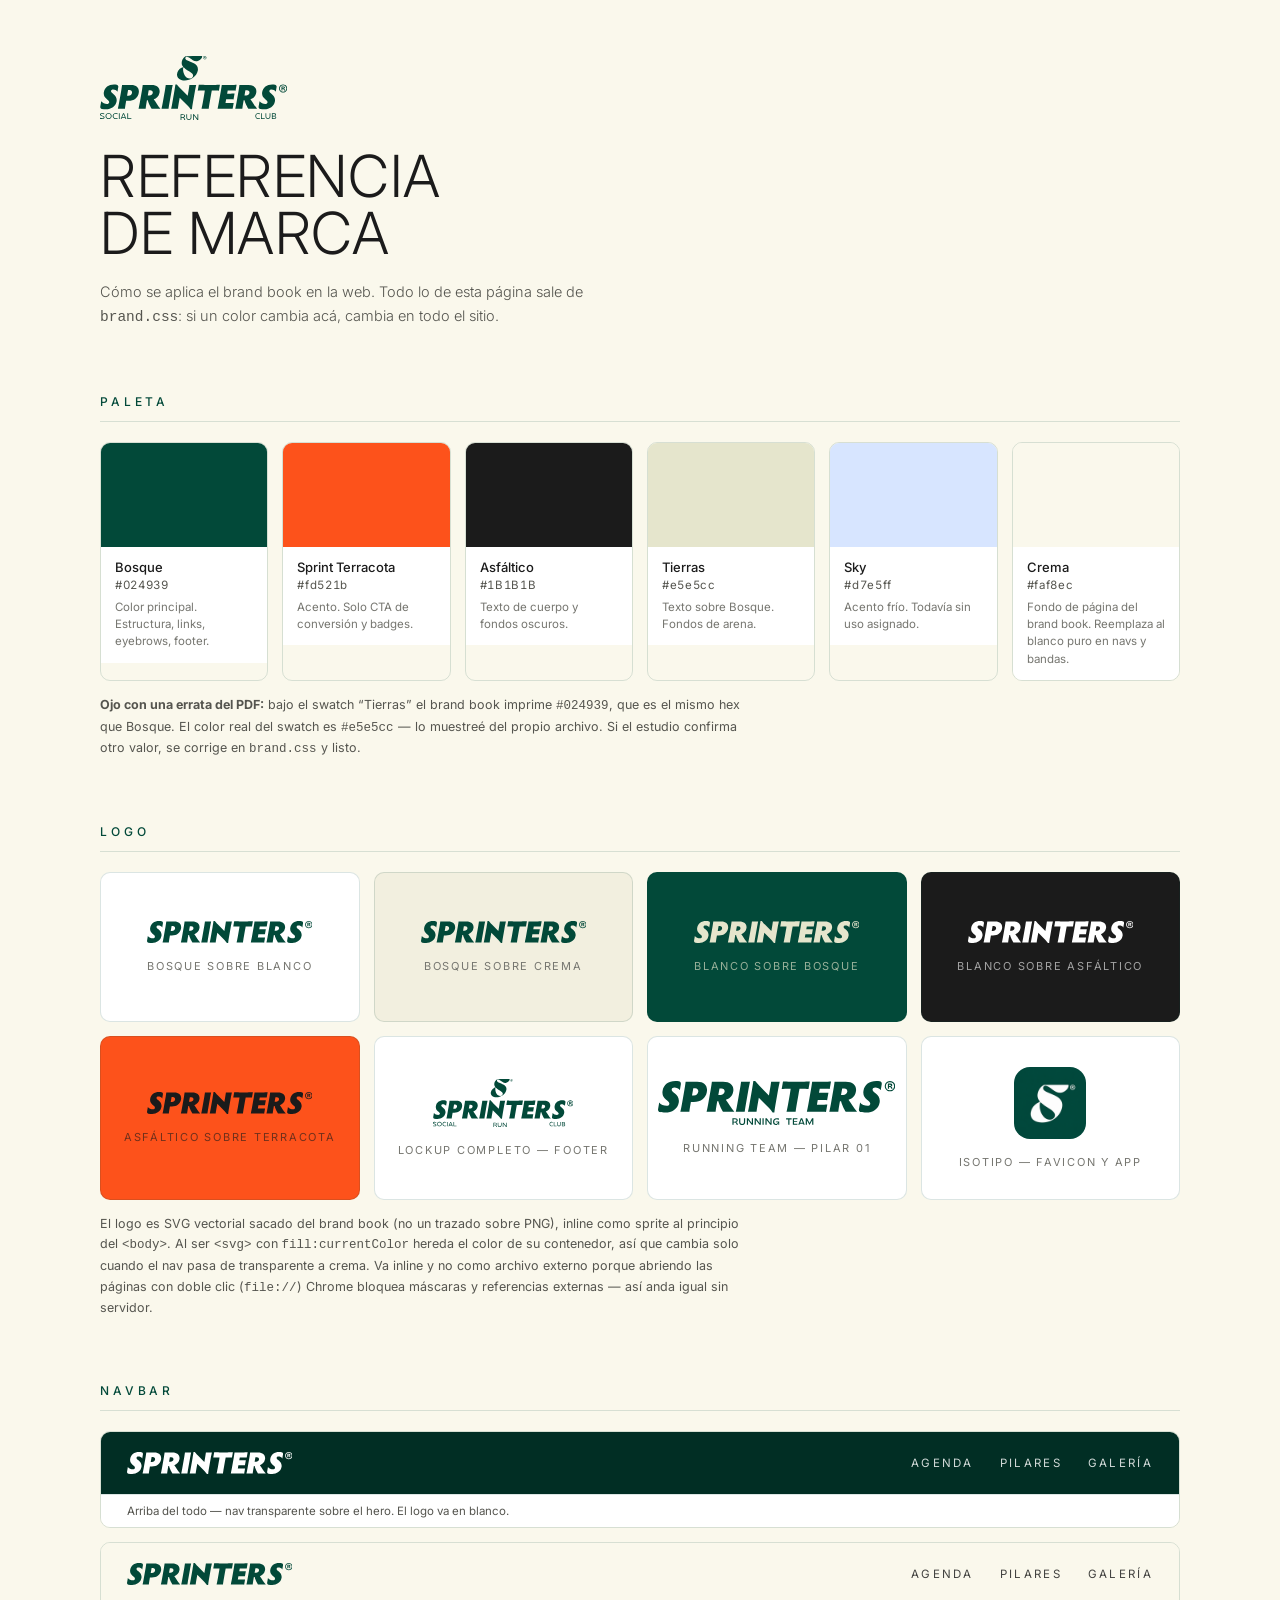
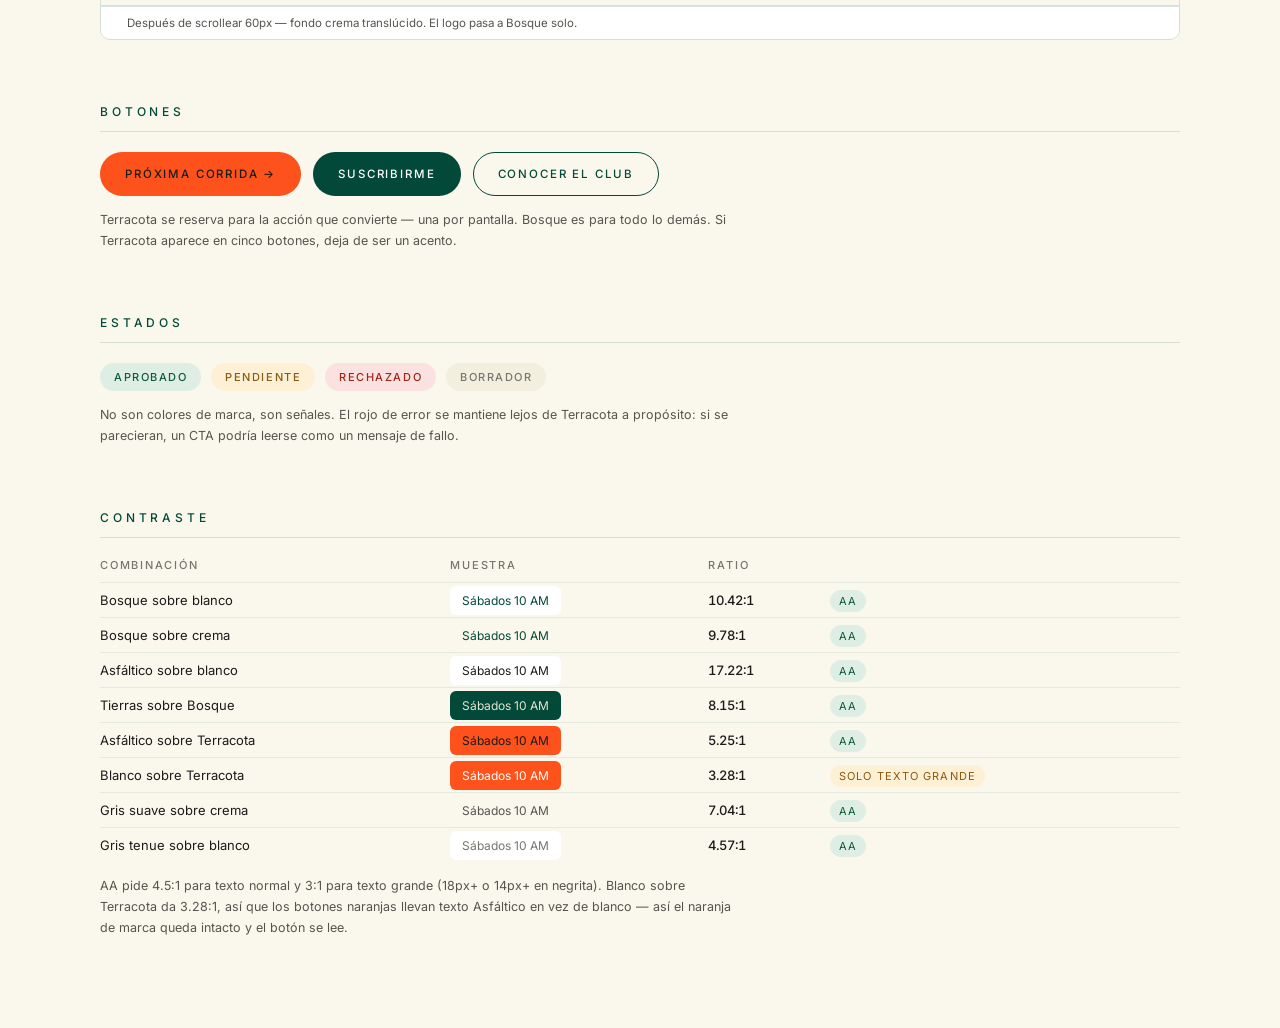
<file: brand-preview.html>
<!doctype html>
<html lang="es">
<head>
<meta charset="utf-8">
<meta name="viewport" content="width=device-width,initial-scale=1">
<title>Sprinters · Referencia de marca</title>
<link rel="preconnect" href="https://fonts.googleapis.com">
<link rel="preconnect" href="https://fonts.gstatic.com" crossorigin>
<link href="https://fonts.googleapis.com/css2?family=Inter:ital,wght@0,300..900;1,300..900&display=swap" rel="stylesheet">
<link rel="stylesheet" href="brand.css">
<link rel="icon" href="images/brand/favicon.ico" sizes="32x32">
<meta name="theme-color" content="#024939">
<style>
  *{box-sizing:border-box;margin:0;padding:0}
  body{font-family:'Inter',sans-serif;background:var(--crema);color:var(--asfaltico);-webkit-font-smoothing:antialiased;padding:56px clamp(20px,5vw,64px) 96px}
  .wrap{max-width:1080px;margin:0 auto}
  h1{font-weight:300;text-transform:uppercase;font-size:clamp(34px,5vw,58px);line-height:.98;letter-spacing:.01em}
  h2{font-size:12px;letter-spacing:.32em;text-transform:uppercase;font-weight:500;color:var(--bosque);margin:64px 0 20px;padding-bottom:12px;border-bottom:1px solid var(--line)}
  p.lede{max-width:560px;margin-top:18px;font-size:14.5px;line-height:1.7;color:var(--ink-soft);font-weight:300}
  .note{font-size:12.5px;line-height:1.65;color:var(--ink-soft);margin-top:14px;max-width:640px}

  .swatches{display:grid;grid-template-columns:repeat(auto-fit,minmax(150px,1fr));gap:14px}
  .sw{border-radius:10px;overflow:hidden;border:1px solid var(--line)}
  .sw .chip{height:104px}
  .sw .meta{padding:12px 14px;background:#fff}
  .sw .name{font-size:13px;font-weight:500}
  .sw .hex{font-size:11.5px;letter-spacing:.06em;color:var(--ink-soft);margin-top:3px;font-variant-numeric:tabular-nums}
  .sw .use{font-size:11.5px;line-height:1.5;color:var(--ink-muted);margin-top:7px}

  .navdemo{border-radius:10px;overflow:hidden;border:1px solid var(--line);margin-bottom:14px}
  .navdemo .bar{display:flex;align-items:center;justify-content:space-between;padding:20px 26px}
  .navdemo .links{display:flex;gap:26px;font-size:11.5px;letter-spacing:.2em;text-transform:uppercase;opacity:.82}
  .navdemo .caption{font-size:11.5px;padding:9px 26px;background:#fff;color:var(--ink-soft);border-top:1px solid var(--line)}
  .bar.dark{background:var(--bosque);color:#fff}
  .bar.light{background:var(--crema);color:var(--asfaltico);border-bottom:1px solid var(--line)}
  .bar.photo{background:var(--bosque-900);color:#fff}

  .btns{display:flex;gap:12px;flex-wrap:wrap;align-items:center}
  .btn{display:inline-flex;align-items:center;gap:9px;padding:14px 24px;border-radius:999px;font-size:11.5px;letter-spacing:.16em;text-transform:uppercase;font-weight:500;border:1px solid transparent;cursor:pointer;font-family:inherit}
  .btn.primary{background:var(--terracota);color:var(--on-accent)}
  .btn.secondary{background:var(--bosque);color:#fff}
  .btn.ghost{background:transparent;color:var(--bosque);border-color:var(--bosque)}

  .pills{display:flex;gap:10px;flex-wrap:wrap}
  .pill{font-size:11px;letter-spacing:.14em;text-transform:uppercase;font-weight:500;padding:7px 14px;border-radius:999px}

  .contrast{width:100%;border-collapse:collapse;font-size:13px}
  .contrast th{text-align:left;font-size:11px;letter-spacing:.16em;text-transform:uppercase;color:var(--ink-muted);font-weight:500;padding:0 12px 10px 0}
  .contrast td{padding:9px 12px 9px 0;border-top:1px solid var(--line-soft);vertical-align:middle}
  .contrast .ratio{font-variant-numeric:tabular-nums;font-weight:500}
  .verdict{font-size:11px;letter-spacing:.1em;text-transform:uppercase;padding:4px 9px;border-radius:999px;white-space:nowrap}
  .pass{background:var(--ok-bg);color:var(--ok-fg)}
  .large{background:var(--pending-bg);color:var(--pending-fg)}
  .sample{padding:7px 12px;border-radius:6px;font-size:12px;white-space:nowrap}

  .logos{display:grid;grid-template-columns:repeat(auto-fit,minmax(230px,1fr));gap:14px}
  .logobox{border:1px solid var(--line);border-radius:10px;padding:30px 22px;display:flex;flex-direction:column;align-items:center;justify-content:center;gap:16px;min-height:150px}
  .logobox .cap{font-size:11px;letter-spacing:.16em;text-transform:uppercase;color:var(--ink-muted)}
  .on-white{background:#fff}
  .on-cream{background:var(--crema-2)}
  .on-bosque{background:var(--bosque);color:var(--tierras)}
  .on-bosque .cap{color:rgba(229,229,204,.66)}
  .on-asfalto{background:var(--asfaltico);color:#fff}
  .on-asfalto .cap{color:rgba(255,255,255,.6)}
  .on-terracota{background:var(--terracota);color:var(--asfaltico)}
  .on-terracota .cap{color:rgba(27,27,27,.62)}
</style>
</head>
<body>
<!-- Sprite del logo. Va inline y no como <img> ni mask porque así el SVG
     hereda currentColor (el logo cambia de color con el nav) y porque
     abriendo los archivos con file:// Chrome bloquea las máscaras externas.
     Fuente: vectores del brand book, no un trazado sobre PNG. -->
<svg width="0" height="0" style="position:absolute" aria-hidden="true" focusable="false"><defs><symbol id="sl-wordmark" viewBox="0 0 1105.3 146.98"><path d="M63.66 38.92c.92-5.27 5.35-8.52 12.44-8.52 9.54 0 20.56 4.06 25.58 12.37l4.81-27.37c1.17-6.69-2.85-12.57-9.33-13.8C92.24.8 87.5 0 81.22 0 48.16 0 26.26 17.42 21.35 45.4c-7 39.93 34.48 43.79 31.44 61.23-.94 5.27-5.65 9.12-13.15 9.12-11.77 0-27.73-6.08-33.98-15.6l-5.44 31c-1.2 6.9 2.63 12.79 9.4 13.58a131 131 0 0 0 24.33 2.25c31.02 0 57.42-17.65 62.44-46.23 7.1-40.54-35.23-46.44-32.73-61.83m87.78 68.1 1.71-9.73h12.98c34.67 0 56.33-18.43 61.3-46.62 4.89-27.98-10.7-47.65-44.76-47.65h-53.94c-.43 6.09-2.95 22.71-5.41 36.71l-11.81 67.3c-2.42 13.78-5.73 30.4-7.46 36.7h41.98c.5-6.3 3-22.92 5.41-36.7m12.96-73.79h8.1c11.96 0 16.4 9.33 15.05 17.04-1.42 8.1-9.02 16.81-20.98 16.81h-8.1Zm109.34 73.59 2.23-12.77h3.25c.4 0 1 0 1.85-.2 3.02 15.2 17.2 41.77 22.48 49.87h52.1C339.8 126.7 329.7 105.61 316 87.77c16.3-5.06 30.43-16.2 34.35-38.52C355.04 22.5 339 3.02 303.1 3.02H251c-.44 6.09-2.96 22.71-5.42 36.71l-11.77 67.1c-2.46 13.98-5.77 30.6-7.5 36.9h41.98c.5-6.3 3.04-23.12 5.46-36.9m12.66-72.16h9.34c11.14 0 15.9 7.5 14.43 15.81-1.45 8.31-9.3 15-19.25 15H281Zm134.93 5.06c2.45-14 5.79-30.62 7.25-36.7h-41.57c-.64 6.08-3.16 22.7-5.62 36.7l-11.81 67.3c-2.42 13.78-5.73 30.4-7.25 36.7h41.56c.7-6.3 3.2-22.92 5.62-36.7Zm42.1 74.4 6.3-35.88 47.72 48.04c5.48 5.67 10.93 12.77 16.58 19.88h8.13a405 405 0 0 1 4.6-33.25l12.83-73.19c1.96-11.15 5.65-27.58 7.67-36.7h-40.15a996 996 0 0 1-5.62 36.7l-4.8 27.35-44.24-44.79c-5.42-5.06-10.52-10.54-19.9-21.9h-8.31c-1.5 10.94-4.17 28.38-6.33 40.76l-12.78 72.77a545 545 0 0 1-6.04 29.81h39.94c.6-5.69 2.52-18.85 4.4-29.6M669.84 3.02h-50.66c-14 0-30.77-.4-36.77-.79l-6.13 34.85c6.17-.4 23.1-1 37.1-1h4.65c-.91 7.5-2.48 17.63-4 26.36l-7.83 44.58c-2.46 14-5.96 30.42-7.46 36.71h42.56c.5-6.3 2.98-22.7 5.44-36.7l7.83-44.6c1.52-8.72 3.27-18.66 4.82-26.35h4.66c14.19 0 31.13.6 37.32 1l6.12-34.85c-6.35.4-23.46.8-37.65.8m94.58 33.05c13.98 0 29.36.2 35.52.82l6.16-35.1c-6.33.42-21.9 1.21-35.87 1.21H718.3c-.65 6.09-3.1 22.31-5.58 36.5l-11.86 67.5c-1.6 9.13-4.83 25.36-7.25 36.71h53.52c14.21 0 29.54.4 35.54.81l6.13-34.87c-6.15.4-21.63.81-35.83.81H740.4l3.92-22.3h8.31c14 0 29.1.4 35.3 1l6.12-34.87c-6.36.42-21.63.82-35.63.82h-8.3l3.35-19.05Zm81.04 70.75 2.23-12.77h3.25c.4 0 1 0 1.85-.2 3.02 15.2 17.21 41.77 22.48 49.87h52.1c-15.85-17.04-25.95-38.12-39.66-55.96 16.31-5.06 30.44-16.2 34.35-38.52 4.7-26.75-11.35-46.23-47.25-46.23h-52.1c-.44 6.09-2.96 22.71-5.42 36.71l-11.77 67.1c-2.46 13.98-5.77 30.6-7.5 36.9H840c.5-6.3 3.04-23.12 5.46-36.9m12.67-72.16h9.33c11.14 0 15.9 7.5 14.44 15.81s-9.32 15-19.25 15h-9.94Zm141.57 4.25c.92-5.27 5.36-8.52 12.44-8.52 9.54 0 20.56 4.06 25.59 12.37l4.8-27.37c1.17-6.69-2.85-12.57-9.33-13.8-4.91-.8-9.66-1.6-15.93-1.6-33.07 0-54.96 17.42-59.88 45.4-7 39.93 34.48 43.79 31.44 61.23-.94 5.27-5.65 9.12-13.15 9.12-11.77 0-27.73-6.08-33.98-15.6l-5.43 31c-1.21 6.9 2.62 12.79 9.4 13.58a131 131 0 0 0 24.33 2.25c31.02 0 57.41-17.65 62.43-46.23 7.1-40.54-35.23-46.44-32.73-61.83m81.22 8.91q-6.96 0-12.48-3.1a22.6 22.6 0 0 1-8.64-8.58 24 24 0 0 1-3.1-12.2q-.01-6.7 3.1-12.16a22.4 22.4 0 0 1 8.64-8.58 25 25 0 0 1 12.48-3.1q6.98 0 12.5 3.1a23 23 0 0 1 8.69 8.58 23.7 23.7 0 0 1 3.19 12.17q0 6.71-3.19 12.19a23 23 0 0 1-8.69 8.58 25 25 0 0 1-12.5 3.1m0-4.98q8.46 0 13.8-5.27 5.34-5.28 5.35-13.62 0-8.31-5.36-13.58-5.33-5.3-13.79-5.3-8.43 0-13.79 5.3-5.33 5.27-5.33 13.58 0 8.34 5.33 13.62 5.36 5.28 13.8 5.27m-9.68-31.18h10.43q10.2 0 10.19 6.96a6 6 0 0 1-1.98 4.72 8 8 0 0 1-4.6 1.98v.13q2.12.12 3.23 1.12a7.5 7.5 0 0 1 1.87 2.73l2.6 6.09h-5.83l-1.75-4.36a5 5 0 0 0-1.94-2.54q-1.16-.69-3.9-.69h-2.72v7.59h-5.6Zm10.18 11.18q2.38 0 3.42-.75 1.05-.75 1.06-2.5 0-2.97-4.48-2.97h-4.58v6.22Zm0 0"/></symbol><symbol id="sl-lockup" viewBox="0 0 1106.89 378.36"><path d="M13.8 372.57q-4.12 0-7.35-.52a29 29 0 0 1-6.25-1.73v-4.67a33.5 33.5 0 0 0 13.57 2.6q4.26 0 6.12-1.01 1.86-1.04 1.86-3.44 0-2.2-1.9-3.77-1.87-1.56-6.48-3.15l-1.69-.58a60 60 0 0 1-6.14-2.38 12 12 0 0 1-3.94-2.91 6.8 6.8 0 0 1-1.6-4.65 7.5 7.5 0 0 1 3.16-6.44q3.2-2.28 9.06-2.29 2.98 0 6.09.48a68 68 0 0 1 6.87 1.48v4.67a60 60 0 0 0-7-1.75 34 34 0 0 0-6.06-.56q-3.37 0-5.25 1.18a3.7 3.7 0 0 0-1.85 3.3q0 1.47 1.14 2.56a10 10 0 0 0 2.9 1.87q1.76.8 4.79 1.84l1 .4q6.45 2.28 9.2 4.74a7.7 7.7 0 0 1 2.78 5.96 7.2 7.2 0 0 1-1.6 4.67 10 10 0 0 1-4.55 3.04q-2.95 1.05-6.87 1.06m36.96 0q-5.17 0-9.3-2.17a16 16 0 0 1-6.47-6.14 17.6 17.6 0 0 1-2.36-9.15q0-5.19 2.36-9.14a16.3 16.3 0 0 1 6.48-6.15 19.5 19.5 0 0 1 9.29-2.19q5.16 0 9.25 2.19a16.3 16.3 0 0 1 6.46 6.15 17.4 17.4 0 0 1 2.37 9.14q0 5.17-2.37 9.15a16.3 16.3 0 0 1-6.46 6.14 19.4 19.4 0 0 1-9.25 2.17m0-4.31q3.87 0 6.83-1.54a11 11 0 0 0 4.58-4.5 14.5 14.5 0 0 0 1.65-7.1q0-4.15-1.65-7.11a11 11 0 0 0-4.58-4.52 14.6 14.6 0 0 0-6.83-1.54q-3.88 0-6.84 1.54a11 11 0 0 0-4.6 4.52 14.6 14.6 0 0 0-1.62 7.1q0 4.13 1.62 7.1a11 11 0 0 0 4.6 4.5 14.5 14.5 0 0 0 6.84 1.55m42.53 4.31q-5.18 0-9.32-2.17a16.5 16.5 0 0 1-6.54-6.14 17.5 17.5 0 0 1-2.37-9.15q0-5.19 2.37-9.14a16.5 16.5 0 0 1 6.54-6.15 19.6 19.6 0 0 1 9.32-2.19q2.32 0 5.04.38 2.7.36 5.29 1.02v4.64a40 40 0 0 0-5.33-1.27q-2.75-.45-5-.45-3.88 0-6.86 1.54A11 11 0 0 0 81.8 348a14 14 0 0 0-1.67 7.1q0 4.13 1.62 7.1a11 11 0 0 0 4.63 4.5 15 15 0 0 0 6.85 1.55q2.4 0 5.2-.44t5.6-1.25v4.67q-2.25.62-5.25.98-3 .35-5.48.35m18.23-34.26h4.85v33.6h-4.85Zm24.74 0h5.6l13.85 33.6h-5.06l-2.52-6.29H129.7l-2.58 6.3h-4.96Zm10.12 23-7.4-18.33-7.54 18.33Zm15.11-23h4.86v29.3h19.08v4.3h-23.93Zm314.94 5.79h11.9q7.58 0 11.1 2.62 3.54 2.6 3.54 7.84a7.5 7.5 0 0 1-1.4 4.46 10 10 0 0 1-3.6 3.06 12 12 0 0 1-4.45 1.31v.1q2.78.3 4.25 1.59a12 12 0 0 1 2.66 3.9l4.17 8.72h-5.56l-3.13-7.4a8 8 0 0 0-3-3.68 9.4 9.4 0 0 0-4.96-1.17h-6.83v12.25h-4.69Zm11.23 17.14q5.56.01 8-1.54 2.46-1.53 2.46-5.04 0-2.3-.96-3.67a5.6 5.6 0 0 0-3.14-2.02 22 22 0 0 0-5.88-.64h-7.02v12.91Zm37.77 17.13q-7.11 0-11.1-3.96-4-3.95-4-10.92v-19.4h4.68v19.4q0 5.05 2.7 7.82 2.74 2.75 7.72 2.75 5 0 7.7-2.75 2.7-2.77 2.71-7.82v-19.4h4.71v19.4q0 6.97-4.02 10.92-4 3.96-11.1 3.96m24.49-34.27h5.52l20.77 27.12h.1l-.1-8.54V344.1h4.71v33.6h-5.52l-20.8-27.12h-.08l.09 8.54v18.58h-4.69Zm385.2 28.48q-4.75 0-8.56-2.17a16 16 0 0 1-6.02-6.14 19 19 0 0 1-2.19-9.15q0-5.19 2.19-9.14a16 16 0 0 1 6.02-6.15 17 17 0 0 1 8.56-2.19q2.14 0 4.63.38 2.5.36 4.9 1.02v4.64q-2.4-.8-4.93-1.27-2.5-.45-4.6-.45-3.56 0-6.31 1.54a10.7 10.7 0 0 0-4.27 4.52 15.4 15.4 0 0 0-1.52 7.1q0 4.13 1.5 7.1a10.5 10.5 0 0 0 4.25 4.5 12.7 12.7 0 0 0 6.3 1.55q2.2 0 4.78-.44t5.15-1.25v4.67q-2.07.62-4.84.98-2.75.35-5.04.35m16.79-34.27h4.48v29.3h17.54v4.3h-22.02Zm40.99 34.27q-6.75 0-10.58-3.96-3.82-3.95-3.82-10.91v-19.4H983v19.4q0 5.04 2.59 7.8t7.33 2.76q4.77 0 7.33-2.75 2.59-2.77 2.59-7.81v-19.4h4.48v19.4q0 6.96-3.82 10.91t-10.58 3.96m23.32-34.27h12.92q5.85 0 8.79 2.1 2.96 2.1 2.96 6.21 0 3.4-1.96 5.52-1.96 2.1-5.48 2.44v.1q3.97.3 6.17 2.5 2.19 2.22 2.19 5.9 0 4.38-3.13 6.6-3.12 2.24-9.31 2.23h-13.15Zm12.52 14.54q3.6 0 5.54-1.44a4.8 4.8 0 0 0 1.96-4.08q0-2.43-1.77-3.56-1.74-1.13-5.6-1.13h-8.17v10.21Zm.04 14.75q4.49 0 6.42-1.25 1.94-1.25 1.94-4.08t-1.92-4q-1.92-1.2-6.48-1.19h-8.04v10.52ZM65.25 206.86c.92-5.27 5.35-8.52 12.44-8.52 9.54 0 20.56 4.06 25.58 12.37l4.81-27.37c1.17-6.69-2.85-12.57-9.33-13.8-4.92-.8-9.67-1.6-15.94-1.6-33.06 0-54.96 17.42-59.87 45.4-7 39.93 34.48 43.79 31.44 61.23-.94 5.27-5.65 9.12-13.15 9.12-11.77 0-27.73-6.08-33.98-15.6l-5.44 31c-1.2 6.9 2.63 12.79 9.4 13.58a131 131 0 0 0 24.33 2.25c31.02 0 57.42-17.65 62.44-46.23 7.1-40.54-35.23-46.44-32.73-61.83m87.78 68.1 1.71-9.73h12.98c34.67 0 56.33-18.43 61.3-46.62 4.89-27.98-10.7-47.65-44.76-47.65h-53.94c-.43 6.09-2.95 22.71-5.41 36.71l-11.81 67.3c-2.42 13.78-5.73 30.4-7.46 36.7h41.98c.5-6.3 3-22.92 5.41-36.7m12.97-73.8h8.1c11.96 0 16.4 9.33 15.05 17.04-1.42 8.1-9.02 16.81-20.98 16.81h-8.1Zm109.33 73.6 2.23-12.77h3.25c.4 0 1 0 1.85-.2 3.02 15.2 17.2 41.77 22.48 49.87h52.1c-15.85-17.04-25.96-38.12-39.66-55.96 16.3-5.06 30.43-16.2 34.35-38.52 4.69-26.75-11.35-46.23-47.25-46.23h-52.1c-.44 6.09-2.96 22.71-5.42 36.71l-11.77 67.1c-2.46 13.98-5.77 30.6-7.5 36.9h41.98c.5-6.3 3.04-23.12 5.46-36.9m12.66-72.16h9.34c11.14 0 15.9 7.5 14.43 15.81-1.45 8.31-9.3 15-19.25 15h-9.93Zm134.94 5.06c2.45-14 5.79-30.62 7.25-36.7H388.6c-.64 6.08-3.16 22.7-5.62 36.7l-11.81 67.3c-2.42 13.78-5.73 30.4-7.25 36.7h41.56c.7-6.3 3.2-22.92 5.62-36.7Zm42.1 74.4 6.3-35.88 47.72 48.04c5.48 5.67 10.93 12.77 16.58 19.88h8.13a405 405 0 0 1 4.6-33.25l12.83-73.19c1.96-11.15 5.65-27.58 7.67-36.7h-40.15a996 996 0 0 1-5.62 36.7l-4.8 27.35-44.24-44.79c-5.42-5.06-10.52-10.54-19.9-21.9h-8.31c-1.5 10.94-4.17 28.38-6.33 40.76l-12.78 72.77a545 545 0 0 1-6.04 29.81h39.94c.6-5.69 2.52-18.85 4.4-29.6m206.4-111.11h-50.66c-14 0-30.77-.4-36.77-.79l-6.13 34.85c6.17-.4 23.1-1 37.1-1h4.65c-.91 7.5-2.48 17.63-4 26.36l-7.83 44.58c-2.46 14-5.96 30.42-7.46 36.71h42.56c.5-6.3 2.98-22.7 5.44-36.7l7.83-44.6c1.52-8.72 3.27-18.66 4.82-26.35h4.66c14.19 0 31.13.6 37.32 1l6.12-34.85c-6.35.4-23.46.8-37.65.8m94.58 33.05c13.98 0 29.36.2 35.52.82l6.15-35.09c-6.33.42-21.9 1.21-35.87 1.21h-51.92c-.65 6.09-3.1 22.31-5.58 36.5l-11.86 67.5c-1.6 9.13-4.83 25.36-7.25 36.71h53.52c14.21 0 29.54.4 35.54.81l6.13-34.87c-6.15.4-21.63.81-35.83.81h-12.57l3.92-22.3h8.31c14 0 29.1.4 35.3 1l6.12-34.87c-6.36.42-21.63.82-35.63.82h-8.3l3.35-19.05Zm81.04 70.75 2.23-12.77h3.25c.4 0 1 0 1.85-.2 3.02 15.2 17.21 41.77 22.48 49.87h52.1c-15.85-17.04-25.95-38.12-39.66-55.96 16.31-5.06 30.44-16.2 34.35-38.52 4.7-26.75-11.35-46.23-47.25-46.23h-52.1c-.44 6.09-2.96 22.71-5.42 36.71l-11.77 67.1c-2.46 13.98-5.77 30.6-7.5 36.9h41.98c.5-6.3 3.04-23.12 5.46-36.9m12.67-72.16h9.33c11.14 0 15.9 7.5 14.44 15.81s-9.32 15-19.25 15h-9.94Zm141.58 4.25c.91-5.27 5.35-8.52 12.43-8.52 9.54 0 20.56 4.06 25.59 12.37l4.8-27.37c1.17-6.69-2.85-12.57-9.33-13.8-4.91-.8-9.66-1.6-15.93-1.6-33.07 0-54.96 17.42-59.88 45.4-7 39.93 34.48 43.79 31.44 61.23-.94 5.27-5.65 9.12-13.15 9.12-11.77 0-27.73-6.08-33.98-15.6l-5.43 31c-1.21 6.9 2.62 12.79 9.4 13.58a131 131 0 0 0 24.33 2.25c31.02 0 57.41-17.65 62.43-46.23 7.1-40.54-35.23-46.44-32.73-61.83m81.22 8.91q-6.96 0-12.48-3.1a22.6 22.6 0 0 1-8.64-8.58 24 24 0 0 1-3.1-12.2q-.01-6.7 3.1-12.16a22.4 22.4 0 0 1 8.64-8.58 25 25 0 0 1 12.48-3.1q6.98 0 12.5 3.1a23 23 0 0 1 8.69 8.58 23.7 23.7 0 0 1 3.19 12.17q0 6.71-3.19 12.19a23 23 0 0 1-8.69 8.58 25 25 0 0 1-12.5 3.1m0-4.98q8.46 0 13.8-5.27 5.34-5.28 5.35-13.62 0-8.31-5.36-13.58-5.33-5.3-13.79-5.3-8.43 0-13.79 5.3-5.34 5.27-5.33 13.58 0 8.34 5.33 13.62 5.36 5.28 13.8 5.27m-9.68-31.18h10.43q10.2 0 10.19 6.96a6 6 0 0 1-1.98 4.72 8 8 0 0 1-4.6 1.98v.13q2.12.13 3.23 1.12a7.5 7.5 0 0 1 1.87 2.73l2.6 6.09h-5.83l-1.75-4.36a5 5 0 0 0-1.94-2.54q-1.16-.69-3.9-.69h-2.72v7.59h-5.6Zm10.18 11.18q2.38 0 3.42-.75 1.05-.75 1.06-2.5 0-2.97-4.48-2.97h-4.58v6.22ZM493.7 67.17c-1.3.38-2.3 8.2-2.38 9.7-1.39 22.22 13.08 56.48 39.13 56.48 14.73 0 26.7-14.79 15.92-27.7-10.38-12.42-28.35-19.09-40.96-29.24-3.12-2.5-5.9-5.5-9.16-7.84-.62-.45-1.83-1.61-2.55-1.4M584.67.12c6.1-.06 12.21-.28 18.3.07 3.1 1.38-.34 9.92-1.48 12.1-4.85 9.23-17.18 17.35-27.47 18.63-17.84 2.21-30.14-10.47-43.75-19.26-5.58-3.61-20.15-12-24.66-3.38-5.13 9.8 4.75 15.37 12.11 19.02 27.01 13.41 68.3 19.27 60.37 59.96-8.07 41.48-58.89 66.1-97.82 54.2-38.57-11.8-28.02-55.7.85-71.39 1.66-.9 10.1-4.32 10.48-5.62.45-1.56-3.58-5.78-4.54-7.42-10.44-17.77-.23-42.85 16.05-53.42 5.11-3.32 5.47-2.4 11.27-2.64C537.58 0 561.4.33 584.67.12m32.77 2.77c-7.61 1.2-7.75 13.27.06 14.63 12.26 2.14 12.68-16.66-.06-14.63m-5.07.34c4.74-4.5 13.78-2.98 16.04 3.38 3 8.48-4.84 15.38-13.05 12.43-6.22-2.23-7.57-11.46-2.99-15.81"/><path d="M617.52 9.62c3.13.96 5.8-2.12 1.65-2.45-2.1-.17-1.65.67-1.65 2.45m3.55-4.33c1.98.32 3.36 2.24 2.29 4.14-.52.9-1.38.74-1.82 1.42 1.15-.25 2.65 3.86 2.47 4.02-3.15.75-2.24-1.6-3.41-2.62-.8-.7-2.1-.44-3.08-.47v3.1h-2.17v-9.6c1.76.2 4.05-.27 5.72 0"/></symbol><symbol id="sl-running" viewBox="0 0 815.84 151.34"><path d="M71.27 74.45C67.57 95.54 48 108.58 25.1 108.58c-7.39 0-12.66-.85-17.97-1.61-4.88-.7-7.86-4.98-6.97-10.04l4.02-22.92c4.7 6.96 16.49 11.5 25.12 11.5 5.6 0 8.98-2.86 9.68-6.81 2.23-12.74-28.34-15.62-23.15-45.2C19.44 12.9 35.65 0 60.06 0c4.57 0 8.15.63 11.7 1.24 4.89.83 7.8 5.16 6.91 10.25l-3.52 20.06c-3.79-6.07-11.9-9.11-18.87-9.11-5.3 0-8.47 2.41-9.16 6.38-1.99 11.36 29.4 15.62 24.15 45.63m45.78-24.85h5.91a15.5 15.5 0 0 0 15.53-12.45c.98-5.62-2.19-12.58-11.13-12.58h-5.92Zm-9.16 56.55H76.8c1.27-4.69 3.72-16.84 5.52-27.14l8.7-49.59c1.81-10.31 3.67-22.6 4-27.14h39.88c25.17 0 36.72 14.55 33.1 35.17-3.64 20.79-19.7 34.44-45.31 34.44h-9.55L111.9 79c-1.82 10.3-3.64 22.45-4.01 27.14m99.61-57.78h7.29c7.43 0 13.12-4.85 14.22-11.07 1.06-6.06-2.36-11.7-10.7-11.7h-6.8Zm-9.37 57.8h-31.08c1.27-4.7 3.75-16.99 5.56-27.31l8.67-49.43c1.81-10.31 3.66-22.6 4-27.14h38.5c26.54 0 38.42 14.38 34.96 34.12-2.9 16.52-13.45 24.72-25.47 28.51 10.15 13.04 17.56 28.66 29.3 41.24H224.2c-3.96-5.92-14.45-25.63-16.58-36.85-.62.16-1.09.16-1.38.16h-2.44l-1.65 9.4c-1.8 10.3-3.64 22.6-4.02 27.3M302.4 79.01a562 562 0 0 0-4.15 27.14h-30.77a599 599 0 0 0 5.35-27.14l8.7-49.59a572 572 0 0 0 4.17-27.14h30.78a591 591 0 0 0-5.37 27.14Zm36.54 27.14h-29.56a418 418 0 0 0 4.45-21.98l9.42-53.69c1.63-9.26 3.56-22 4.7-30.18h6.22c6.88 8.34 10.7 12.44 14.6 16.23l32.7 33.07L385 29.42a724 724 0 0 0 4.16-27.14h29.57a739 739 0 0 0-5.53 27.14l-9.47 53.98a378 378 0 0 0-3.55 24.57h-5.92c-4.22-5.31-8.17-10.47-12.28-14.7l-35.17-35.5-4.66 26.55a408 408 0 0 0-3.22 21.83M522.28 1.66l-4.53 25.8c-4.5-.3-17-.77-27.47-.77h-3.49a818 818 0 0 0-3.55 19.4l-5.78 32.92c-1.81 10.31-3.64 22.45-4 27.14h-31.4c1.13-4.7 3.72-16.83 5.54-27.14l5.77-32.91a377 377 0 0 0 2.94-19.4h-3.5c-10.3 0-22.81.43-27.4.76l4.51-25.8c4.5.3 16.87.62 27.19.62h37.45c10.46 0 23.1-.33 27.72-.62m34 25.04-2.47 14.1h6.07a502 502 0 0 0 26.35-.62l-4.51 25.64c-4.64-.31-15.8-.61-26.13-.61h-6.07l-2.87 16.38h9.25c10.46 0 21.88-.3 26.5-.62l-4.53 25.8c-4.5-.3-15.82-.62-26.29-.62h-39.56a998 998 0 0 0 5.36-27.14l8.73-49.76a566 566 0 0 0 4.13-26.97h38.36c10.3 0 21.79-.62 26.53-.92l-4.55 25.93c-4.6-.45-15.94-.6-26.25-.6Zm73.26 21.66h7.28c7.43 0 13.12-4.85 14.22-11.07 1.06-6.06-2.36-11.7-10.69-11.7h-6.82Zm-9.38 57.8h-31.08c1.28-4.7 3.74-16.99 5.56-27.31l8.67-49.43c1.81-10.31 3.67-22.6 4-27.14h38.5c26.55 0 38.42 14.38 34.96 34.12-2.9 16.52-13.45 24.72-25.47 28.51 10.15 13.04 17.57 28.66 29.3 41.24h-38.36c-3.97-5.92-14.46-25.63-16.58-36.85-.63.16-1.1.16-1.4.16h-2.43l-1.65 9.4c-1.8 10.3-3.65 22.6-4.02 27.3m142.07-31.71c-3.7 21.09-23.27 34.13-46.17 34.13-7.39 0-12.66-.85-17.97-1.61-4.88-.7-7.85-4.98-6.97-10.04l4.02-22.92c4.7 6.96 16.5 11.5 25.12 11.5 5.6 0 8.99-2.86 9.68-6.81 2.23-12.74-28.34-15.62-23.15-45.2C710.41 12.9 726.62 0 751.03 0c4.57 0 8.14.63 11.7 1.24 4.88.83 7.8 5.16 6.9 10.25l-3.51 20.06c-3.8-6.07-11.9-9.11-18.87-9.11-5.31 0-8.47 2.41-9.17 6.38-1.98 11.36 29.41 15.62 24.15 45.63m36-57.34q1.73 0 2.52-.55.77-.54.78-1.84 0-2.2-3.3-2.2h-3.4v4.6Zm-7.53-8.26h7.7q7.53 0 7.53 5.14a4.4 4.4 0 0 1-1.47 3.49 6 6 0 0 1-3.4 1.47v.08q1.57.1 2.39.83a6 6 0 0 1 1.38 2.02l1.92 4.5h-4.3l-1.3-3.22a3.6 3.6 0 0 0-1.4-1.88 6 6 0 0 0-2.9-.5h-2.02v5.6h-4.13Zm17.34 19.13q3.95-3.9 3.95-10.04 0-6.15-3.95-10.05-3.94-3.9-10.18-3.9t-10.19 3.9q-3.93 3.9-3.94 10.05t3.94 10.04q3.94 3.9 10.2 3.9 6.23 0 10.17-3.9m-19.4 5.27a16.5 16.5 0 0 1-6.38-6.32 18 18 0 0 1-2.29-9q0-4.96 2.3-8.98 2.28-4.04 6.37-6.33t9.22-2.3 9.21 2.3a17 17 0 0 1 6.43 6.33 17.6 17.6 0 0 1 2.34 8.99q0 4.95-2.34 8.99-2.35 4.04-6.43 6.32a18.5 18.5 0 0 1-9.2 2.3q-5.15 0-9.23-2.3m-340.6 98.86h-7.51v-3.67h19.14v3.67h-7.54v18.7h-4.1Zm-184.06 7.66H260v-7.8h4.22q3.25 0 4.6.88t1.34 2.92q0 2.14-1.45 3.07-1.46.93-4.74.93m7.03 2.69q-1.06-.9-3.07-1.1v-.06a8 8 0 0 0 3.07-.87 6.6 6.6 0 0 0 2.4-2.05 5 5 0 0 0 .92-3q0-3.41-2.33-5.14t-7.36-1.72h-8.72v22.37h4.1v-8.02h3.89q1.95 0 3.13.76 1.19.78 1.82 2.4l1.95 4.86h4.64l-2.63-5.84a7 7 0 0 0-1.81-2.6m24.65-1.15q0 3.05-1.65 4.7t-4.65 1.66-4.64-1.66q-1.62-1.65-1.63-4.7v-12.78H279v12.78q-.01 3.1 1.24 5.37a8.3 8.3 0 0 0 3.58 3.47q2.34 1.2 5.53 1.2 3.22 0 5.56-1.2a8.3 8.3 0 0 0 3.58-3.47q1.25-2.26 1.25-5.37v-12.78h-4.1Zm27.1-1.56.13 5.6h-.07l-12.68-16.82h-4.55v22.37h4.1v-11.21l-.13-5.6h.06l12.7 16.81h4.53v-22.37h-4.09Zm36.64 11.15h4.09v-22.37h-4.1Zm27.32-11.15.13 5.6h-.06l-12.69-16.82h-4.54v22.37h4.1v-11.21l-.14-5.6h.07l12.69 16.81h4.53v-22.37h-4.09Zm77.09 11.16h15.69v-3.46h-11.6v-6.1h10.76v-3.26h-10.77v-6.1h11.6v-3.46H463.8Zm29.78-18.8 4.25 11.44h-8.57Zm-2.37-3.58-8.76 22.37h4.13l1.44-3.93h11.06l1.44 3.93h4.15L496 128.52Zm38.59 0-8.51 16.08-8.53-16.08h-4.6l.02 22.37h4.1v-10.13l-.23-5.82h.07l9.07 16.4h.17l9.07-16.4h.07l-.23 5.82v10.13h4.1l.03-22.37Zm-180.16 11.22.13 5.6h-.06l-12.7-16.82h-4.53v22.37h4.1v-11.21l-.14-5.6h.07l12.69 16.81h4.54v-22.37h-4.1Zm67.28-.32h-11.56v2.33h7.24a8.5 8.5 0 0 1-1.7 3.77 6 6 0 0 1-4.91 2.14q-2.94 0-4.5-1.92-1.55-1.91-1.55-5.62 0-4.2 2.1-6.3 2.1-2.07 6.4-2.07 1.67 0 3.5.3 1.85.3 4.4 1.07v-3.84q-2.4-.66-4.25-.94a25 25 0 0 0-3.61-.27q-6.1 0-9.45 3.18t-3.34 9q0 3.39 1.14 5.88a9 9 0 0 0 3.23 3.85q2.1 1.36 4.94 1.36a8 8 0 0 0 5.62-2.06 9 9 0 0 0 2.65-5.67h.06l.33 7.28h3.26v-9.14h.01zm0 0"/></symbol></defs></svg>
<div class="wrap">

  <svg class="brand-logo brand-logo--lockup" role="img" aria-label="Sprinters — Social Run Club" style="color:var(--bosque);margin-bottom:28px"><use href="#sl-lockup"></use></svg>
  <h1>Referencia<br>de marca</h1>
  <p class="lede">Cómo se aplica el brand book en la web. Todo lo de esta página sale de <code>brand.css</code>: si un color cambia acá, cambia en todo el sitio.</p>

  <h2>Paleta</h2>
  <div class="swatches">
    <div class="sw"><div class="chip" style="background:var(--bosque)"></div><div class="meta"><div class="name">Bosque</div><div class="hex">#024939</div><div class="use">Color principal. Estructura, links, eyebrows, footer.</div></div></div>
    <div class="sw"><div class="chip" style="background:var(--terracota)"></div><div class="meta"><div class="name">Sprint Terracota</div><div class="hex">#fd521b</div><div class="use">Acento. Solo CTA de conversión y badges.</div></div></div>
    <div class="sw"><div class="chip" style="background:var(--asfaltico)"></div><div class="meta"><div class="name">Asfáltico</div><div class="hex">#1B1B1B</div><div class="use">Texto de cuerpo y fondos oscuros.</div></div></div>
    <div class="sw"><div class="chip" style="background:var(--tierras)"></div><div class="meta"><div class="name">Tierras</div><div class="hex">#e5e5cc</div><div class="use">Texto sobre Bosque. Fondos de arena.</div></div></div>
    <div class="sw"><div class="chip" style="background:var(--sky)"></div><div class="meta"><div class="name">Sky</div><div class="hex">#d7e5ff</div><div class="use">Acento frío. Todavía sin uso asignado.</div></div></div>
    <div class="sw"><div class="chip" style="background:var(--crema)"></div><div class="meta"><div class="name">Crema</div><div class="hex">#faf8ec</div><div class="use">Fondo de página del brand book. Reemplaza al blanco puro en navs y bandas.</div></div></div>
  </div>
  <p class="note"><strong>Ojo con una errata del PDF:</strong> bajo el swatch “Tierras” el brand book imprime <code>#024939</code>, que es el mismo hex que Bosque. El color real del swatch es <code>#e5e5cc</code> — lo muestreé del propio archivo. Si el estudio confirma otro valor, se corrige en <code>brand.css</code> y listo.</p>

  <h2>Logo</h2>
  <div class="logos">
    <div class="logobox on-white"><svg class="brand-logo brand-logo--wordmark" role="img" aria-label="Sprinters" style="color:var(--bosque)"><use href="#sl-wordmark"></use></svg><span class="cap">Bosque sobre blanco</span></div>
    <div class="logobox on-cream"><svg class="brand-logo brand-logo--wordmark" role="img" aria-label="Sprinters" style="color:var(--bosque)"><use href="#sl-wordmark"></use></svg><span class="cap">Bosque sobre crema</span></div>
    <div class="logobox on-bosque"><svg class="brand-logo brand-logo--wordmark" role="img" aria-label="Sprinters"><use href="#sl-wordmark"></use></svg><span class="cap">Blanco sobre Bosque</span></div>
    <div class="logobox on-asfalto"><svg class="brand-logo brand-logo--wordmark" role="img" aria-label="Sprinters"><use href="#sl-wordmark"></use></svg><span class="cap">Blanco sobre Asfáltico</span></div>
    <div class="logobox on-terracota"><svg class="brand-logo brand-logo--wordmark" role="img" aria-label="Sprinters"><use href="#sl-wordmark"></use></svg><span class="cap">Asfáltico sobre Terracota</span></div>
    <div class="logobox on-white"><svg class="brand-logo brand-logo--lockup" role="img" aria-label="Sprinters Social Run Club" style="color:var(--bosque);height:48px"><use href="#sl-lockup"></use></svg><span class="cap">Lockup completo — footer</span></div>
    <div class="logobox on-white"><svg class="brand-logo brand-logo--running" role="img" aria-label="Sprinters Running Team" style="color:var(--bosque);height:44px"><use href="#sl-running"></use></svg><span class="cap">Running Team — pilar 01</span></div>
    <div class="logobox on-white"><img src="images/brand/icon-180.png" alt="Isotipo Sprinters" width="72" height="72" style="border-radius:16px"><span class="cap">Isotipo — favicon y app</span></div>
  </div>
  <p class="note">El logo es SVG vectorial sacado del brand book (no un trazado sobre PNG), inline como sprite al principio del <code>&lt;body&gt;</code>. Al ser <code>&lt;svg&gt;</code> con <code>fill:currentColor</code> hereda el color de su contenedor, así que cambia solo cuando el nav pasa de transparente a crema. Va inline y no como archivo externo porque abriendo las páginas con doble clic (<code>file://</code>) Chrome bloquea máscaras y referencias externas — así anda igual sin servidor.</p>

  <h2>Navbar</h2>
  <div class="navdemo">
    <div class="bar photo"><svg class="brand-logo brand-logo--wordmark" role="img" aria-label="Sprinters"><use href="#sl-wordmark"></use></svg><span class="links"><span>Agenda</span><span>Pilares</span><span>Galería</span></span></div>
    <div class="caption">Arriba del todo — nav transparente sobre el hero. El logo va en blanco.</div>
  </div>
  <div class="navdemo">
    <div class="bar light"><svg class="brand-logo brand-logo--wordmark" role="img" aria-label="Sprinters" style="color:var(--bosque)"><use href="#sl-wordmark"></use></svg><span class="links"><span>Agenda</span><span>Pilares</span><span>Galería</span></span></div>
    <div class="caption">Después de scrollear 60px — fondo crema translúcido. El logo pasa a Bosque solo.</div>
  </div>

  <h2>Botones</h2>
  <div class="btns">
    <button class="btn primary">Próxima corrida →</button>
    <button class="btn secondary">Suscribirme</button>
    <button class="btn ghost">Conocer el club</button>
  </div>
  <p class="note">Terracota se reserva para la acción que convierte — una por pantalla. Bosque es para todo lo demás. Si Terracota aparece en cinco botones, deja de ser un acento.</p>

  <h2>Estados</h2>
  <div class="pills">
    <span class="pill" style="background:var(--ok-bg);color:var(--ok-fg)">Aprobado</span>
    <span class="pill" style="background:var(--pending-bg);color:var(--pending-fg)">Pendiente</span>
    <span class="pill" style="background:var(--error-bg);color:var(--error-fg)">Rechazado</span>
    <span class="pill" style="background:var(--neutral-bg);color:var(--neutral-fg)">Borrador</span>
  </div>
  <p class="note">No son colores de marca, son señales. El rojo de error se mantiene lejos de Terracota a propósito: si se parecieran, un CTA podría leerse como un mensaje de fallo.</p>

  <h2>Contraste</h2>
  <table class="contrast">
    <thead><tr><th>Combinación</th><th>Muestra</th><th>Ratio</th><th></th></tr></thead>
    <tbody id="contrastRows"></tbody>
  </table>
  <p class="note">AA pide 4.5:1 para texto normal y 3:1 para texto grande (18px+ o 14px+ en negrita). Blanco sobre Terracota da 3.28:1, así que los botones naranjas llevan texto Asfáltico en vez de blanco — así el naranja de marca queda intacto y el botón se lee.</p>

</div>

<script>
  const PAIRS = [
    ['Bosque sobre blanco',            '#024939', '#ffffff'],
    ['Bosque sobre crema',             '#024939', '#faf8ec'],
    ['Asfáltico sobre blanco',         '#1b1b1b', '#ffffff'],
    ['Tierras sobre Bosque',           '#e5e5cc', '#024939'],
    ['Asfáltico sobre Terracota',      '#1b1b1b', '#fd521b'],
    ['Blanco sobre Terracota',         '#ffffff', '#fd521b'],
    ['Gris suave sobre crema',         '#55554f', '#faf8ec'],
    ['Gris tenue sobre blanco',        '#767670', '#ffffff']
  ];
  const lum = h => {
    const v = [1,3,5].map(i => parseInt(h.substr(i,2),16)/255)
      .map(c => c <= 0.03928 ? c/12.92 : Math.pow((c+0.055)/1.055, 2.4));
    return 0.2126*v[0] + 0.7152*v[1] + 0.0722*v[2];
  };
  const ratio = (a,b) => {
    const [hi,lo] = [lum(a), lum(b)].sort((x,y)=>y-x);
    return (hi+0.05)/(lo+0.05);
  };
  document.getElementById('contrastRows').innerHTML = PAIRS.map(([name,fg,bg]) => {
    const r = ratio(fg,bg);
    const ok = r >= 4.5;
    return `<tr>
      <td>${name}</td>
      <td><span class="sample" style="background:${bg};color:${fg}">Sábados 10 AM</span></td>
      <td class="ratio">${r.toFixed(2)}:1</td>
      <td><span class="verdict ${ok?'pass':'large'}">${ok?'AA':'solo texto grande'}</span></td>
    </tr>`;
  }).join('');
</script>
</body>
</html>
</file>
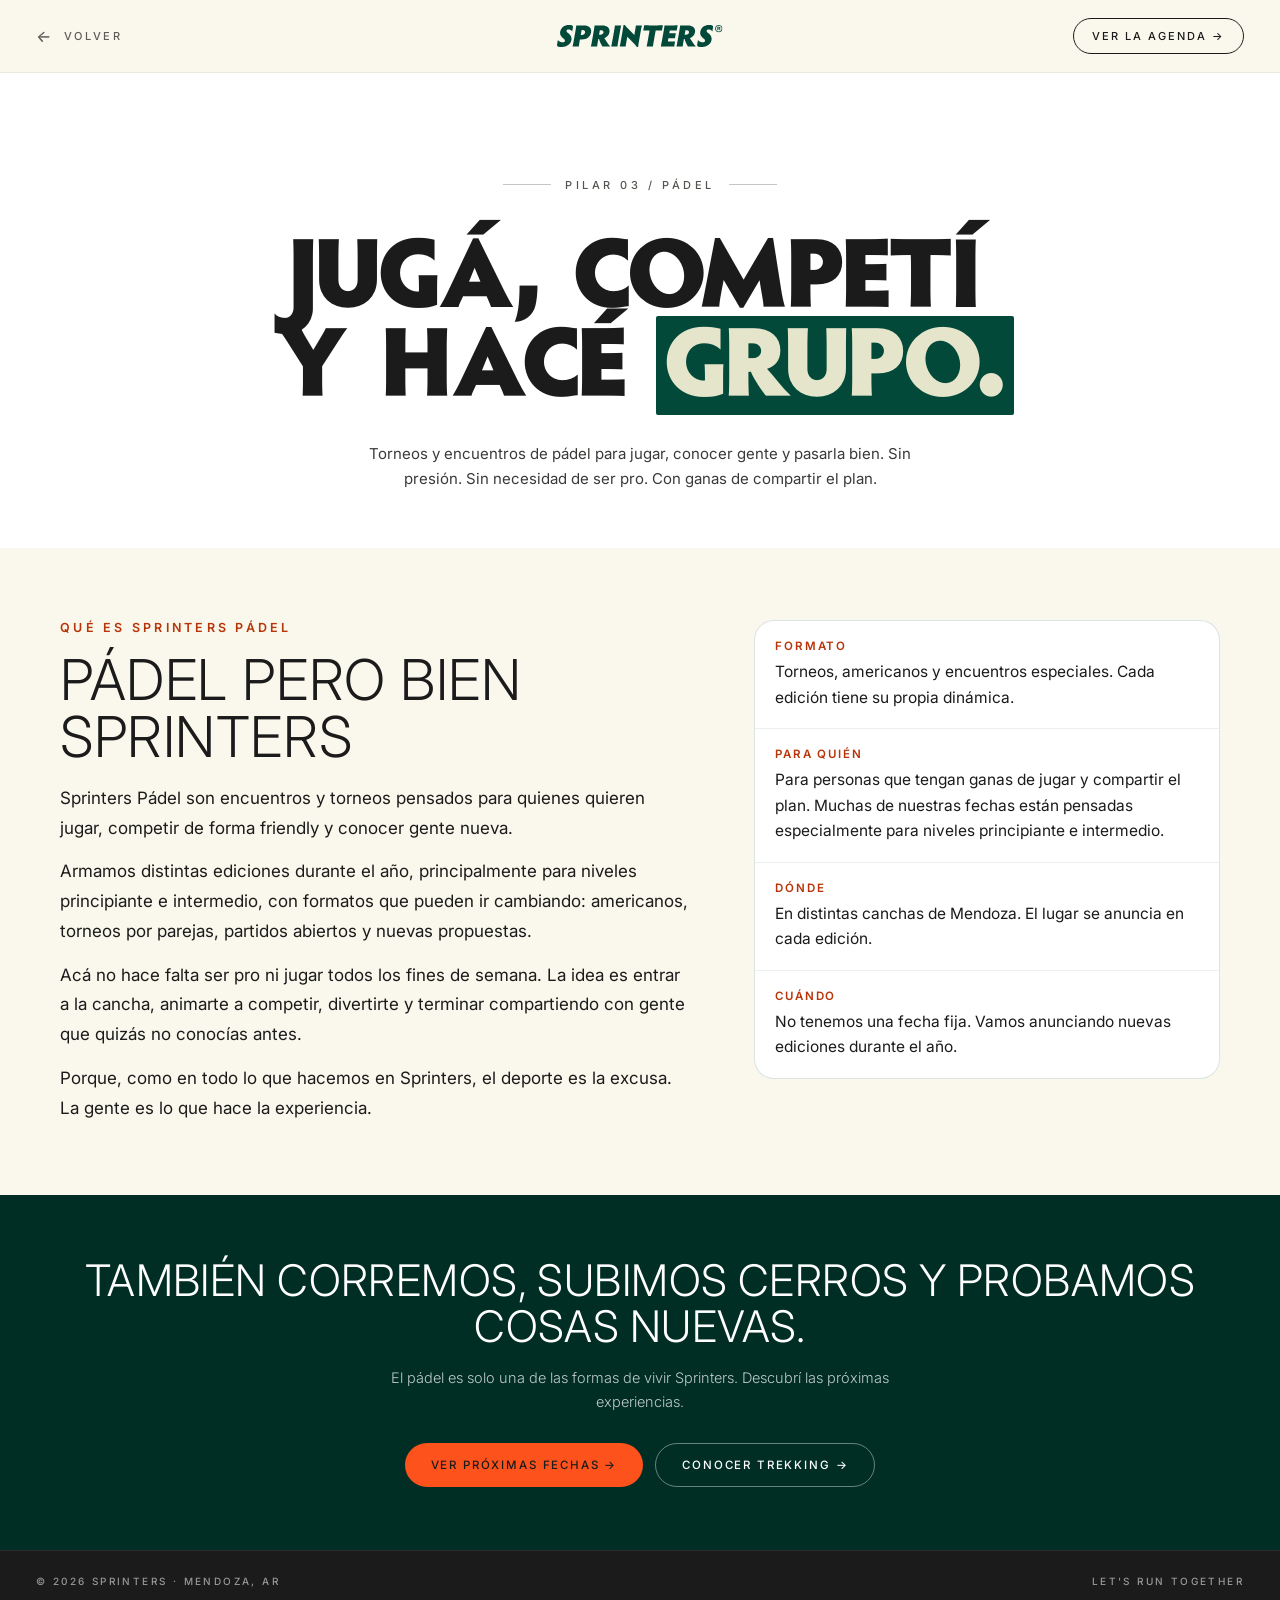
<file: Padel.html>
<!doctype html>
<html lang="es">
<head>
<meta charset="utf-8" />
<meta name="viewport" content="width=device-width,initial-scale=1" />
<title>Sprinters · Pádel</title>
<meta name="description" content="Torneos y partidos de pádel del club Sprinters en Mendoza. Abiertos a todos, con o sin suscripción." />
<meta property="og:title" content="Sprinters · Pádel" />
<meta property="og:description" content="Torneos y partidos de pádel del club Sprinters en Mendoza. Abiertos a todos, con o sin suscripción." />
<meta property="og:image" content="images/leaders-trio.jpg" />
<meta name="twitter:card" content="summary_large_image" />
<link rel="preconnect" href="https://fonts.googleapis.com">
<link rel="preconnect" href="https://fonts.gstatic.com" crossorigin>
<link href="https://fonts.googleapis.com/css2?family=Inter:ital,wght@0,300..900;1,300..900&display=swap" rel="stylesheet">
<!-- ORDEN: brand.css (tokens) → subs.css (nav, hero, pie) → actividad.css
     (lo propio de esta página). Cambiarlo rompe la cascada.
     Esta página no carga supabase-js ni la card de evento: no lista fechas,
     las fechas de la actividad salen en la agenda del home. -->
<link rel="stylesheet" href="brand.css">
<link rel="stylesheet" href="subs.css">
<link rel="stylesheet" href="actividad.css">
<link rel="icon" href="images/brand/favicon.ico" sizes="32x32">
<link rel="icon" href="images/brand/icon-512.png" type="image/png" sizes="512x512">
<link rel="apple-touch-icon" href="images/brand/icon-180.png">
<meta name="theme-color" content="#024939">
</head>
<body>
<svg width="0" height="0" style="position:absolute" aria-hidden="true" focusable="false"><defs><symbol id="sl-wordmark" viewBox="0 0 1105.3 146.98"><path d="M63.66 38.92c.92-5.27 5.35-8.52 12.44-8.52 9.54 0 20.56 4.06 25.58 12.37l4.81-27.37c1.17-6.69-2.85-12.57-9.33-13.8C92.24.8 87.5 0 81.22 0 48.16 0 26.26 17.42 21.35 45.4c-7 39.93 34.48 43.79 31.44 61.23-.94 5.27-5.65 9.12-13.15 9.12-11.77 0-27.73-6.08-33.98-15.6l-5.44 31c-1.2 6.9 2.63 12.79 9.4 13.58a131 131 0 0 0 24.33 2.25c31.02 0 57.42-17.65 62.44-46.23 7.1-40.54-35.23-46.44-32.73-61.83m87.78 68.1 1.71-9.73h12.98c34.67 0 56.33-18.43 61.3-46.62 4.89-27.98-10.7-47.65-44.76-47.65h-53.94c-.43 6.09-2.95 22.71-5.41 36.71l-11.81 67.3c-2.42 13.78-5.73 30.4-7.46 36.7h41.98c.5-6.3 3-22.92 5.41-36.7m12.96-73.79h8.1c11.96 0 16.4 9.33 15.05 17.04-1.42 8.1-9.02 16.81-20.98 16.81h-8.1Zm109.34 73.59 2.23-12.77h3.25c.4 0 1 0 1.85-.2 3.02 15.2 17.2 41.77 22.48 49.87h52.1C339.8 126.7 329.7 105.61 316 87.77c16.3-5.06 30.43-16.2 34.35-38.52C355.04 22.5 339 3.02 303.1 3.02H251c-.44 6.09-2.96 22.71-5.42 36.71l-11.77 67.1c-2.46 13.98-5.77 30.6-7.5 36.9h41.98c.5-6.3 3.04-23.12 5.46-36.9m12.66-72.16h9.34c11.14 0 15.9 7.5 14.43 15.81-1.45 8.31-9.3 15-19.25 15H281Zm134.93 5.06c2.45-14 5.79-30.62 7.25-36.7h-41.57c-.64 6.08-3.16 22.7-5.62 36.7l-11.81 67.3c-2.42 13.78-5.73 30.4-7.25 36.7h41.56c.7-6.3 3.2-22.92 5.62-36.7Zm42.1 74.4 6.3-35.88 47.72 48.04c5.48 5.67 10.93 12.77 16.58 19.88h8.13a405 405 0 0 1 4.6-33.25l12.83-73.19c1.96-11.15 5.65-27.58 7.67-36.7h-40.15a996 996 0 0 1-5.62 36.7l-4.8 27.35-44.24-44.79c-5.42-5.06-10.52-10.54-19.9-21.9h-8.31c-1.5 10.94-4.17 28.38-6.33 40.76l-12.78 72.77a545 545 0 0 1-6.04 29.81h39.94c.6-5.69 2.52-18.85 4.4-29.6M669.84 3.02h-50.66c-14 0-30.77-.4-36.77-.79l-6.13 34.85c6.17-.4 23.1-1 37.1-1h4.65c-.91 7.5-2.48 17.63-4 26.36l-7.83 44.58c-2.46 14-5.96 30.42-7.46 36.71h42.56c.5-6.3 2.98-22.7 5.44-36.7l7.83-44.6c1.52-8.72 3.27-18.66 4.82-26.35h4.66c14.19 0 31.13.6 37.32 1l6.12-34.85c-6.35.4-23.46.8-37.65.8m94.58 33.05c13.98 0 29.36.2 35.52.82l6.16-35.1c-6.33.42-21.9 1.21-35.87 1.21H718.3c-.65 6.09-3.1 22.31-5.58 36.5l-11.86 67.5c-1.6 9.13-4.83 25.36-7.25 36.71h53.52c14.21 0 29.54.4 35.54.81l6.13-34.87c-6.15.4-21.63.81-35.83.81H740.4l3.92-22.3h8.31c14 0 29.1.4 35.3 1l6.12-34.87c-6.36.42-21.63.82-35.63.82h-8.3l3.35-19.05Zm81.04 70.75 2.23-12.77h3.25c.4 0 1 0 1.85-.2 3.02 15.2 17.21 41.77 22.48 49.87h52.1c-15.85-17.04-25.95-38.12-39.66-55.96 16.31-5.06 30.44-16.2 34.35-38.52 4.7-26.75-11.35-46.23-47.25-46.23h-52.1c-.44 6.09-2.96 22.71-5.42 36.71l-11.77 67.1c-2.46 13.98-5.77 30.6-7.5 36.9H840c.5-6.3 3.04-23.12 5.46-36.9m12.67-72.16h9.33c11.14 0 15.9 7.5 14.44 15.81s-9.32 15-19.25 15h-9.94Zm141.57 4.25c.92-5.27 5.36-8.52 12.44-8.52 9.54 0 20.56 4.06 25.59 12.37l4.8-27.37c1.17-6.69-2.85-12.57-9.33-13.8-4.91-.8-9.66-1.6-15.93-1.6-33.07 0-54.96 17.42-59.88 45.4-7 39.93 34.48 43.79 31.44 61.23-.94 5.27-5.65 9.12-13.15 9.12-11.77 0-27.73-6.08-33.98-15.6l-5.43 31c-1.21 6.9 2.62 12.79 9.4 13.58a131 131 0 0 0 24.33 2.25c31.02 0 57.41-17.65 62.43-46.23 7.1-40.54-35.23-46.44-32.73-61.83m81.22 8.91q-6.96 0-12.48-3.1a22.6 22.6 0 0 1-8.64-8.58 24 24 0 0 1-3.1-12.2q-.01-6.7 3.1-12.16a22.4 22.4 0 0 1 8.64-8.58 25 25 0 0 1 12.48-3.1q6.98 0 12.5 3.1a23 23 0 0 1 8.69 8.58 23.7 23.7 0 0 1 3.19 12.17q0 6.71-3.19 12.19a23 23 0 0 1-8.69 8.58 25 25 0 0 1-12.5 3.1m0-4.98q8.46 0 13.8-5.27 5.34-5.28 5.35-13.62 0-8.31-5.36-13.58-5.33-5.3-13.79-5.3-8.43 0-13.79 5.3-5.33 5.27-5.33 13.58 0 8.34 5.33 13.62 5.36 5.28 13.8 5.27m-9.68-31.18h10.43q10.2 0 10.19 6.96a6 6 0 0 1-1.98 4.72 8 8 0 0 1-4.6 1.98v.13q2.12.12 3.23 1.12a7.5 7.5 0 0 1 1.87 2.73l2.6 6.09h-5.83l-1.75-4.36a5 5 0 0 0-1.94-2.54q-1.16-.69-3.9-.69h-2.72v7.59h-5.6Zm10.18 11.18q2.38 0 3.42-.75 1.05-.75 1.06-2.5 0-2.97-4.48-2.97h-4.58v6.22Zm0 0"/></symbol></defs></svg>

<nav class="top">
  <a href="Landing v2.html" class="back"><span class="a">←</span> <span>Volver</span></a>
  <a href="Landing v2.html" class="brand" aria-label="Sprinters — Social Run Club, volver al inicio"><svg class="brand-logo brand-logo--wordmark" role="img" aria-label="Sprinters"><use href="#sl-wordmark"></use></svg></a>
  <a href="Landing v2.html#agenda" class="cta">Ver la agenda →</a>
</nav>

<!-- El titular va en Harper (.sub-hero h1 de subs.css) y NO puede llevar
     cifras: el archivo del repo es la versión "Personal Use" y tiene los
     diez dígitos reemplazados por el sello del autor. Ver brand.css. -->
<header class="sub-hero">
  <div class="pillar-tag">Pilar 03 / Pádel</div>
  <h1>Jugá, competí<br/>y hacé <span class="marker" id="actMarker"><span class="marker-bg"></span><span class="marker-txt">grupo.</span></span></h1>
  <p class="lede">Torneos y encuentros de pádel para jugar, conocer gente y pasarla bien. Sin presión. Sin necesidad de ser pro. Con ganas de compartir el plan.</p>
</header>

<!-- ===== QUÉ ES ===== -->
<!-- Copy definitivo de "SRPINTERS WEB (2).docx" (idéntico al (4)), aplicado
     el 2026-10-01. Reemplaza el texto genérico que estaba de placeholder.
     El documento separa en dos renglones la bajada del hero y el texto de
     cada dato; acá van corridos porque el salto forzado parte mal en
     pantallas angostas y el sentido no cambia. -->
<section class="act-sec act-sec--cream">
  <div class="act-inner act-what">
    <div>
      <div class="act-eyebrow">Qué es Sprinters Pádel</div>
      <h2 class="act-h2">Pádel pero bien Sprinters</h2>
      <p class="act-lead-txt">Sprinters Pádel son encuentros y torneos pensados para quienes quieren jugar, competir de forma friendly y conocer gente nueva.</p>
      <p class="act-lead-txt">Armamos distintas ediciones durante el año, principalmente para niveles principiante e intermedio, con formatos que pueden ir cambiando: americanos, torneos por parejas, partidos abiertos y nuevas propuestas.</p>
      <p class="act-lead-txt">Acá no hace falta ser pro ni jugar todos los fines de semana. La idea es entrar a la cancha, animarte a competir, divertirte y terminar compartiendo con gente que quizás no conocías antes.</p>
      <p class="act-lead-txt">Porque, como en todo lo que hacemos en Sprinters, el deporte es la excusa. La gente es lo que hace la experiencia.</p>
    </div>
    <dl class="act-facts">
      <div class="act-fact"><dt>Formato</dt><dd>Torneos, americanos y encuentros especiales. Cada edición tiene su propia dinámica.</dd></div>
      <div class="act-fact"><dt>Para quién</dt><dd>Para personas que tengan ganas de jugar y compartir el plan. Muchas de nuestras fechas están pensadas especialmente para niveles principiante e intermedio.</dd></div>
      <div class="act-fact"><dt>Dónde</dt><dd>En distintas canchas de Mendoza. El lugar se anuncia en cada edición.</dd></div>
      <div class="act-fact"><dt>Cuándo</dt><dd>No tenemos una fecha fija. Vamos anunciando nuevas ediciones durante el año.</dd></div>
    </dl>
  </div>
</section>

<!-- ===== CIERRE ===== -->
<section class="act-band-cta">
  <h2>También corremos, subimos cerros y probamos cosas nuevas.</h2>
  <p>El pádel es solo una de las formas de vivir Sprinters. Descubrí las próximas experiencias.</p>
  <div class="row">
    <a href="Landing v2.html#agenda" class="act-btn act-btn--solid">Ver próximas fechas →</a>
    <a href="Trekking.html" class="act-btn act-btn--ghost">Conocer Trekking →</a>
  </div>
</section>

<footer class="tinyfoot">
  <div>© 2026 Sprinters · Mendoza, AR</div>
  <div>Let's run together</div>
</footer>

<script>
  // Barrido del marcador del titular (.marker de subs.css). Es lo único que
  // esta página necesita de JavaScript: no consulta la base ni carga
  // supabase-js — las fechas de la actividad salen en la agenda del home.
  (function () {
    var m = document.getElementById('actMarker');
    if (m) setTimeout(function () { m.classList.add('is-on'); }, 600);
  })();
</script>
</body>
</html>
</file>
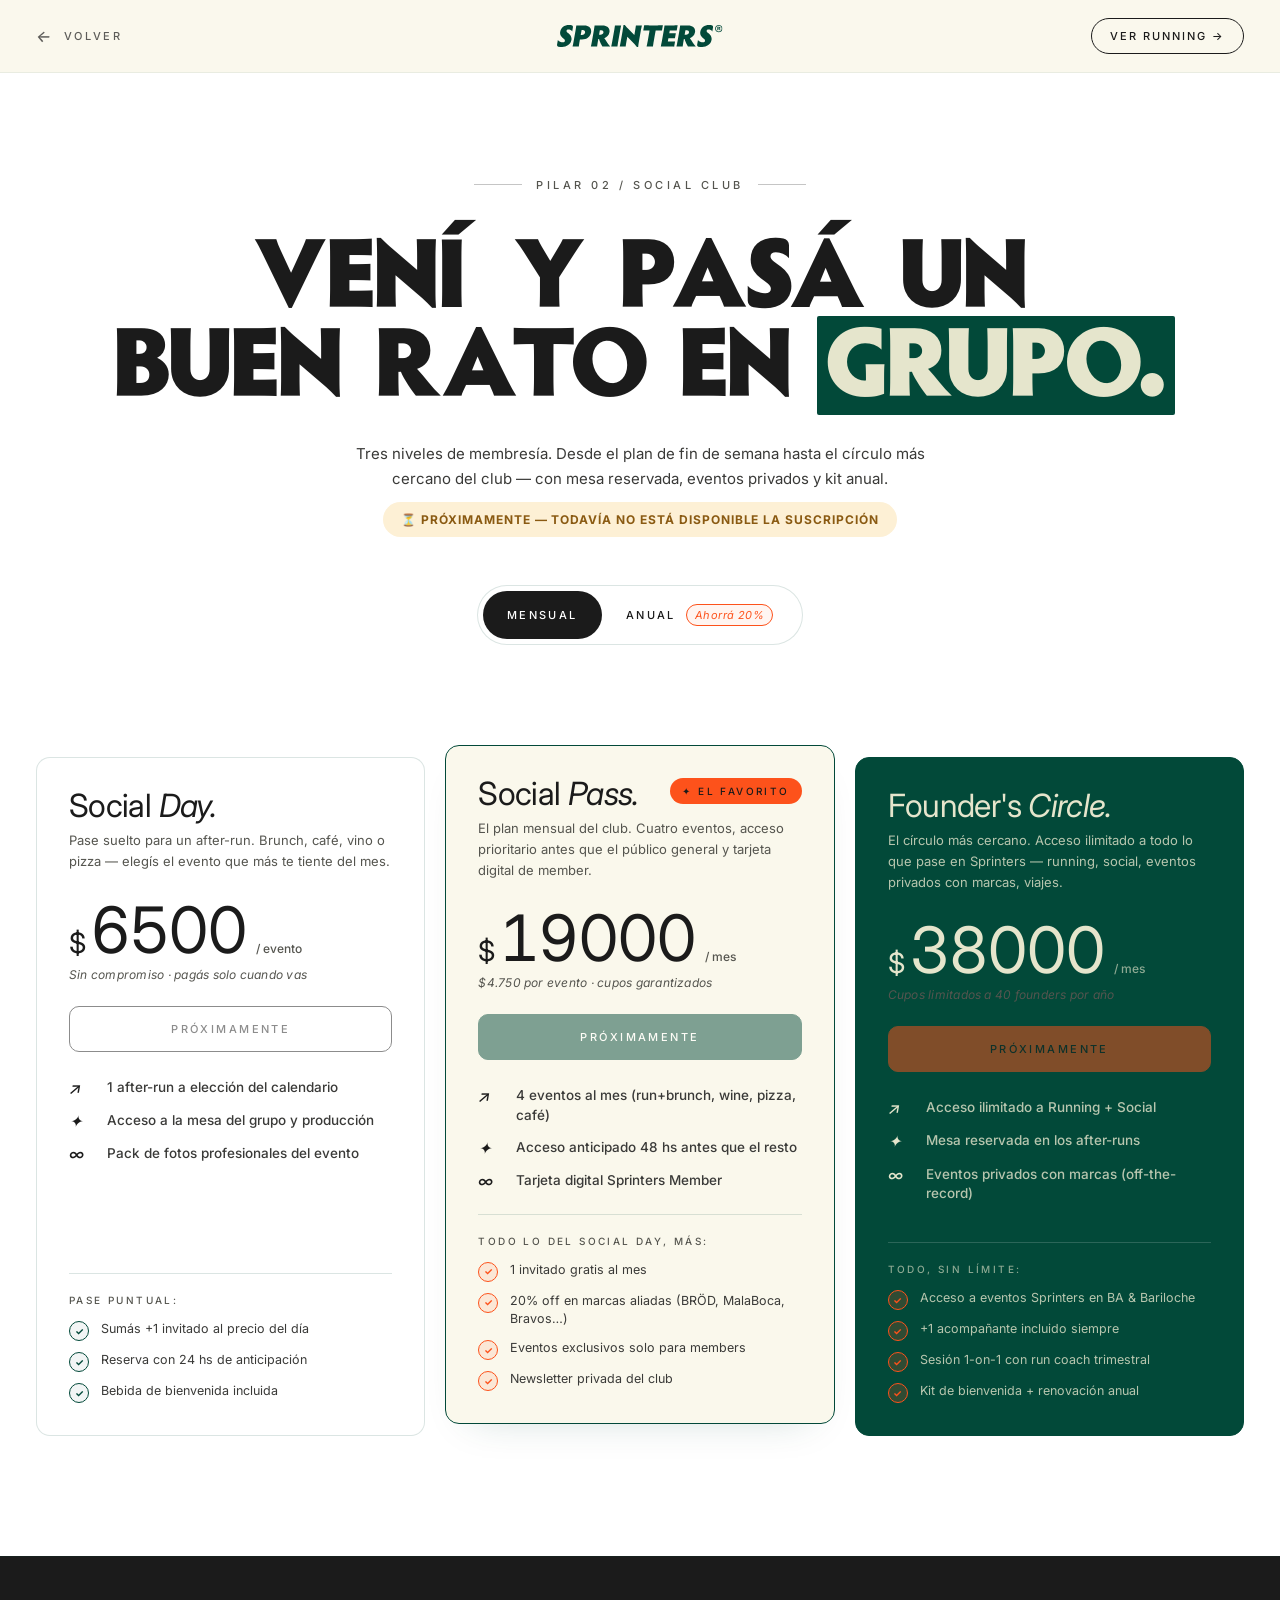
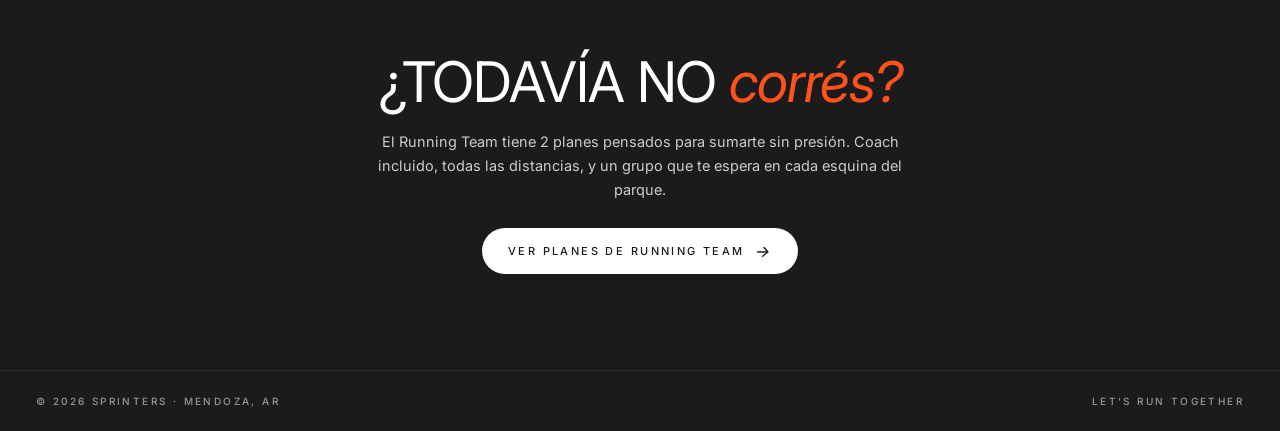
<file: Suscripcion Social.html>
<!doctype html>
<html lang="es">
<head>
<meta charset="utf-8" />
<meta name="viewport" content="width=device-width,initial-scale=1" />
<title>Sprinters · Social Club — Planes</title>
<link rel="preconnect" href="https://fonts.googleapis.com">
<link rel="preconnect" href="https://fonts.gstatic.com" crossorigin>
<link href="https://fonts.googleapis.com/css2?family=Inter:ital,wght@0,300..900;1,300..900&display=swap" rel="stylesheet">
<!-- Tokens de marca: paleta oficial + helpers del logo. Antes de subs.css. -->
<link rel="stylesheet" href="brand.css">
<link rel="icon" href="images/brand/favicon.ico" sizes="32x32">
<link rel="icon" href="images/brand/icon-512.png" type="image/png" sizes="512x512">
<link rel="apple-touch-icon" href="images/brand/icon-180.png">
<meta name="theme-color" content="#024939">
<link rel="stylesheet" href="subs.css">
</head>
<body>
<!-- Sprite del logo. Va inline y no como <img> ni mask porque así el SVG
     hereda currentColor (el logo cambia de color con el nav) y porque
     abriendo los archivos con file:// Chrome bloquea las máscaras externas.
     Fuente: vectores del brand book, no un trazado sobre PNG. -->
<svg width="0" height="0" style="position:absolute" aria-hidden="true" focusable="false"><defs><symbol id="sl-wordmark" viewBox="0 0 1105.3 146.98"><path d="M63.66 38.92c.92-5.27 5.35-8.52 12.44-8.52 9.54 0 20.56 4.06 25.58 12.37l4.81-27.37c1.17-6.69-2.85-12.57-9.33-13.8C92.24.8 87.5 0 81.22 0 48.16 0 26.26 17.42 21.35 45.4c-7 39.93 34.48 43.79 31.44 61.23-.94 5.27-5.65 9.12-13.15 9.12-11.77 0-27.73-6.08-33.98-15.6l-5.44 31c-1.2 6.9 2.63 12.79 9.4 13.58a131 131 0 0 0 24.33 2.25c31.02 0 57.42-17.65 62.44-46.23 7.1-40.54-35.23-46.44-32.73-61.83m87.78 68.1 1.71-9.73h12.98c34.67 0 56.33-18.43 61.3-46.62 4.89-27.98-10.7-47.65-44.76-47.65h-53.94c-.43 6.09-2.95 22.71-5.41 36.71l-11.81 67.3c-2.42 13.78-5.73 30.4-7.46 36.7h41.98c.5-6.3 3-22.92 5.41-36.7m12.96-73.79h8.1c11.96 0 16.4 9.33 15.05 17.04-1.42 8.1-9.02 16.81-20.98 16.81h-8.1Zm109.34 73.59 2.23-12.77h3.25c.4 0 1 0 1.85-.2 3.02 15.2 17.2 41.77 22.48 49.87h52.1C339.8 126.7 329.7 105.61 316 87.77c16.3-5.06 30.43-16.2 34.35-38.52C355.04 22.5 339 3.02 303.1 3.02H251c-.44 6.09-2.96 22.71-5.42 36.71l-11.77 67.1c-2.46 13.98-5.77 30.6-7.5 36.9h41.98c.5-6.3 3.04-23.12 5.46-36.9m12.66-72.16h9.34c11.14 0 15.9 7.5 14.43 15.81-1.45 8.31-9.3 15-19.25 15H281Zm134.93 5.06c2.45-14 5.79-30.62 7.25-36.7h-41.57c-.64 6.08-3.16 22.7-5.62 36.7l-11.81 67.3c-2.42 13.78-5.73 30.4-7.25 36.7h41.56c.7-6.3 3.2-22.92 5.62-36.7Zm42.1 74.4 6.3-35.88 47.72 48.04c5.48 5.67 10.93 12.77 16.58 19.88h8.13a405 405 0 0 1 4.6-33.25l12.83-73.19c1.96-11.15 5.65-27.58 7.67-36.7h-40.15a996 996 0 0 1-5.62 36.7l-4.8 27.35-44.24-44.79c-5.42-5.06-10.52-10.54-19.9-21.9h-8.31c-1.5 10.94-4.17 28.38-6.33 40.76l-12.78 72.77a545 545 0 0 1-6.04 29.81h39.94c.6-5.69 2.52-18.85 4.4-29.6M669.84 3.02h-50.66c-14 0-30.77-.4-36.77-.79l-6.13 34.85c6.17-.4 23.1-1 37.1-1h4.65c-.91 7.5-2.48 17.63-4 26.36l-7.83 44.58c-2.46 14-5.96 30.42-7.46 36.71h42.56c.5-6.3 2.98-22.7 5.44-36.7l7.83-44.6c1.52-8.72 3.27-18.66 4.82-26.35h4.66c14.19 0 31.13.6 37.32 1l6.12-34.85c-6.35.4-23.46.8-37.65.8m94.58 33.05c13.98 0 29.36.2 35.52.82l6.16-35.1c-6.33.42-21.9 1.21-35.87 1.21H718.3c-.65 6.09-3.1 22.31-5.58 36.5l-11.86 67.5c-1.6 9.13-4.83 25.36-7.25 36.71h53.52c14.21 0 29.54.4 35.54.81l6.13-34.87c-6.15.4-21.63.81-35.83.81H740.4l3.92-22.3h8.31c14 0 29.1.4 35.3 1l6.12-34.87c-6.36.42-21.63.82-35.63.82h-8.3l3.35-19.05Zm81.04 70.75 2.23-12.77h3.25c.4 0 1 0 1.85-.2 3.02 15.2 17.21 41.77 22.48 49.87h52.1c-15.85-17.04-25.95-38.12-39.66-55.96 16.31-5.06 30.44-16.2 34.35-38.52 4.7-26.75-11.35-46.23-47.25-46.23h-52.1c-.44 6.09-2.96 22.71-5.42 36.71l-11.77 67.1c-2.46 13.98-5.77 30.6-7.5 36.9H840c.5-6.3 3.04-23.12 5.46-36.9m12.67-72.16h9.33c11.14 0 15.9 7.5 14.44 15.81s-9.32 15-19.25 15h-9.94Zm141.57 4.25c.92-5.27 5.36-8.52 12.44-8.52 9.54 0 20.56 4.06 25.59 12.37l4.8-27.37c1.17-6.69-2.85-12.57-9.33-13.8-4.91-.8-9.66-1.6-15.93-1.6-33.07 0-54.96 17.42-59.88 45.4-7 39.93 34.48 43.79 31.44 61.23-.94 5.27-5.65 9.12-13.15 9.12-11.77 0-27.73-6.08-33.98-15.6l-5.43 31c-1.21 6.9 2.62 12.79 9.4 13.58a131 131 0 0 0 24.33 2.25c31.02 0 57.41-17.65 62.43-46.23 7.1-40.54-35.23-46.44-32.73-61.83m81.22 8.91q-6.96 0-12.48-3.1a22.6 22.6 0 0 1-8.64-8.58 24 24 0 0 1-3.1-12.2q-.01-6.7 3.1-12.16a22.4 22.4 0 0 1 8.64-8.58 25 25 0 0 1 12.48-3.1q6.98 0 12.5 3.1a23 23 0 0 1 8.69 8.58 23.7 23.7 0 0 1 3.19 12.17q0 6.71-3.19 12.19a23 23 0 0 1-8.69 8.58 25 25 0 0 1-12.5 3.1m0-4.98q8.46 0 13.8-5.27 5.34-5.28 5.35-13.62 0-8.31-5.36-13.58-5.33-5.3-13.79-5.3-8.43 0-13.79 5.3-5.33 5.27-5.33 13.58 0 8.34 5.33 13.62 5.36 5.28 13.8 5.27m-9.68-31.18h10.43q10.2 0 10.19 6.96a6 6 0 0 1-1.98 4.72 8 8 0 0 1-4.6 1.98v.13q2.12.12 3.23 1.12a7.5 7.5 0 0 1 1.87 2.73l2.6 6.09h-5.83l-1.75-4.36a5 5 0 0 0-1.94-2.54q-1.16-.69-3.9-.69h-2.72v7.59h-5.6Zm10.18 11.18q2.38 0 3.42-.75 1.05-.75 1.06-2.5 0-2.97-4.48-2.97h-4.58v6.22Zm0 0"/></symbol></defs></svg>

<nav class="top">
  <a href="Landing v2.html" class="back"><span class="a">←</span> <span>Volver</span></a>
  <a href="Landing v2.html" class="brand" aria-label="Sprinters — Social Run Club, volver al inicio"><svg class="brand-logo brand-logo--wordmark" role="img" aria-label="Sprinters"><use href="#sl-wordmark"></use></svg></a>
  <a href="Suscripcion Running.html" class="cta">Ver running →</a>
</nav>

<!-- Aviso de plan pendiente: se completó Social pero eligió también un plan Running al registrarse -->
<div id="pendingPlanBanner" style="display:none;background:var(--bosque);color:#fff;text-align:center;padding:14px 20px;font-family:'Inter',sans-serif;font-size:12.5px;letter-spacing:.02em">
  Todavía te falta tu plan <strong id="pendingPlanLabel"></strong> — <a href="#" id="pendingPlanLink" style="color:#fff;text-decoration:underline;font-weight:600">completar ahora →</a>
</div>

<header class="sub-hero" data-screen-label="01 Hero · Social">
  <div class="pillar-tag">Pilar 02 / Social Club</div>
  <h1>Vení y pasá un<br/>buen rato en <span class="marker" id="subMarker"><span class="marker-bg"></span><span class="marker-txt">grupo.</span></span></h1>
  <p class="lede">Tres niveles de membresía. Desde el plan de fin de semana hasta el círculo más cercano del club — con mesa reservada, eventos privados y kit anual.</p>

  <div style="display:inline-flex;align-items:center;gap:8px;background:var(--pending-bg);color:var(--pending-fg);font-family:'Inter',sans-serif;font-size:12px;letter-spacing:.08em;text-transform:uppercase;font-weight:700;padding:10px 18px;border-radius:999px;margin:10px 0 4px">
    ⏳ Próximamente — todavía no está disponible la suscripción
  </div>

  <div class="toggle-wrap">
    <div class="toggle" id="toggle" role="tablist">
      <div class="toggle-pill" id="togglePill"></div>
      <button class="toggle-btn active" data-period="monthly">Mensual</button>
      <button class="toggle-btn" data-period="yearly">Anual <span class="save">Ahorrá 20%</span></button>
    </div>
  </div>
</header>

<section class="plans cols-3" id="plans">

  <!-- ===== Plan 01 — Social Day ===== -->
  <article class="plan" data-plan="day">
    <div class="plan-top">
      <h2 class="plan-name">Social <em>Day.</em></h2>
    </div>
    <p class="plan-desc">Pase suelto para un after-run. Brunch, café, vino o pizza — elegís el evento que más te tiente del mes.</p>

    <div class="price-row">
      <span class="price-curr">$</span>
      <span class="price-num" data-price="day">6500</span>
      <span class="price-period">/ evento</span>
    </div>
    <div class="price-note">Sin compromiso · pagás solo cuando vas</div>

    <button class="plan-cta" disabled style="opacity:.5;cursor:not-allowed">Próximamente</button>

    <ul class="plan-features">
      <li class="plan-feature"><span class="feature-icon">↗</span><span>1 after-run a elección del calendario</span></li>
      <li class="plan-feature"><span class="feature-icon">✦</span><span>Acceso a la mesa del grupo y producción</span></li>
      <li class="plan-feature"><span class="feature-icon">∞</span><span>Pack de fotos profesionales del evento</span></li>
    </ul>

    <div class="plan-includes-divider">
      <h4 class="plan-includes-title">Pase puntual:</h4>
      <ul class="plan-includes-list">
        <li><span class="check">✓</span><span>Sumás +1 invitado al precio del día</span></li>
        <li><span class="check">✓</span><span>Reserva con 24 hs de anticipación</span></li>
        <li><span class="check">✓</span><span>Bebida de bienvenida incluida</span></li>
      </ul>
    </div>
  </article>

  <!-- ===== Plan 02 — Social Pass · POPULAR ===== -->
  <article class="plan popular" data-plan="pass">
    <div class="plan-top">
      <h2 class="plan-name">Social <em>Pass.</em></h2>
      <span class="popular-badge">El favorito</span>
    </div>
    <p class="plan-desc">El plan mensual del club. Cuatro eventos, acceso prioritario antes que el público general y tarjeta digital de member.</p>

    <div class="price-row">
      <span class="price-curr">$</span>
      <span class="price-num" data-price="pass">19000</span>
      <span class="price-period">/ mes</span>
    </div>
    <div class="price-note">$4.750 por evento · cupos garantizados</div>

    <button class="plan-cta" disabled style="opacity:.5;cursor:not-allowed">Próximamente</button>

    <ul class="plan-features">
      <li class="plan-feature"><span class="feature-icon">↗</span><span>4 eventos al mes (run+brunch, wine, pizza, café)</span></li>
      <li class="plan-feature"><span class="feature-icon">✦</span><span>Acceso anticipado 48 hs antes que el resto</span></li>
      <li class="plan-feature"><span class="feature-icon">∞</span><span>Tarjeta digital Sprinters Member</span></li>
    </ul>

    <div class="plan-includes-divider">
      <h4 class="plan-includes-title">Todo lo del Social Day, más:</h4>
      <ul class="plan-includes-list">
        <li><span class="check">✓</span><span>1 invitado gratis al mes</span></li>
        <li><span class="check">✓</span><span>20% off en marcas aliadas (BRÖD, MalaBoca, Bravos…)</span></li>
        <li><span class="check">✓</span><span>Eventos exclusivos solo para members</span></li>
        <li><span class="check">✓</span><span>Newsletter privada del club</span></li>
      </ul>
    </div>
  </article>

  <!-- ===== Plan 03 — Founder's Circle · DARK ===== -->
  <article class="plan dark" data-plan="founders">
    <div class="plan-top">
      <h2 class="plan-name">Founder's <em>Circle.</em></h2>
    </div>
    <p class="plan-desc">El círculo más cercano. Acceso ilimitado a todo lo que pase en Sprinters — running, social, eventos privados con marcas, viajes.</p>

    <div class="price-row">
      <span class="price-curr">$</span>
      <span class="price-num" data-price="founders">38000</span>
      <span class="price-period">/ mes</span>
    </div>
    <div class="price-note">Cupos limitados a 40 founders por año</div>

    <button class="plan-cta" disabled style="opacity:.5;cursor:not-allowed">Próximamente</button>

    <ul class="plan-features">
      <li class="plan-feature"><span class="feature-icon">↗</span><span>Acceso ilimitado a Running + Social</span></li>
      <li class="plan-feature"><span class="feature-icon">✦</span><span>Mesa reservada en los after-runs</span></li>
      <li class="plan-feature"><span class="feature-icon">∞</span><span>Eventos privados con marcas (off-the-record)</span></li>
    </ul>

    <div class="plan-includes-divider">
      <h4 class="plan-includes-title">Todo, sin límite:</h4>
      <ul class="plan-includes-list">
        <li><span class="check">✓</span><span>Acceso a eventos Sprinters en BA &amp; Bariloche</span></li>
        <li><span class="check">✓</span><span>+1 acompañante incluido siempre</span></li>
        <li><span class="check">✓</span><span>Sesión 1-on-1 con run coach trimestral</span></li>
        <li><span class="check">✓</span><span>Kit de bienvenida + renovación anual</span></li>
      </ul>
    </div>
  </article>

</section>

<section class="foot-block">
  <div class="inner">
    <h3>¿Todavía no <em>corrés?</em></h3>
    <p>El Running Team tiene 2 planes pensados para sumarte sin presión. Coach incluido, todas las distancias, y un grupo que te espera en cada esquina del parque.</p>
    <a href="Suscripcion Running.html" class="btn">Ver planes de Running Team <span class="a">→</span></a>
  </div>
</section>

<footer class="tinyfoot">
  <div>© 2026 Sprinters · Mendoza, AR</div>
  <div>Let's run together</div>
</footer>

<script>
  // ===== Marker highlight trigger =====
  (function(){
    const m = document.getElementById('subMarker');
    if (m) setTimeout(() => m.classList.add('is-on'), 600);
  })();

  // ===== Aviso de plan pendiente (elegido en el signup junto con este) =====
  (function(){
    try {
      const pending = JSON.parse(sessionStorage.getItem('sprinters_pending_plan') || 'null');
      if (!pending || !pending.payPage) return;
      const here = decodeURIComponent(location.pathname.split('/').pop() || '');
      if (pending.payPage === here) return; // ya estamos en esa página
      const banner = document.getElementById('pendingPlanBanner');
      const label = document.getElementById('pendingPlanLabel');
      const link = document.getElementById('pendingPlanLink');
      if (!banner || !link) return;
      label.textContent = pending.label || '';
      link.href = pending.payPage + '?pay=' + encodeURIComponent(pending.paySlug);
      link.addEventListener('click', () => sessionStorage.removeItem('sprinters_pending_plan'));
      banner.style.display = 'block';
    } catch(e){}
  })();

  // ===== Pricing data — monthly vs yearly =====
  const PRICES = {
    day:      { monthly: 6500,  yearly: 6500 },
    pass:     { monthly: 19000, yearly: 15200 },
    founders: { monthly: 38000, yearly: 30400 }
  };

  // ===== Toggle pill =====
  const toggle = document.getElementById('toggle');
  const pill = document.getElementById('togglePill');
  const btns = toggle.querySelectorAll('.toggle-btn');

  function positionPill(){
    const active = toggle.querySelector('.toggle-btn.active');
    if(!active) return;
    pill.style.width = active.offsetWidth + 'px';
    pill.style.transform = `translateX(${active.offsetLeft - 5}px)`;
  }

  function setPrice(el, value){
    const target = String(value);
    if (el.dataset.shown === target) return;
    el.dataset.shown = target;
    el.innerHTML = '';
    for (const ch of target) {
      const span = document.createElement('span');
      span.className = 'digit';
      span.textContent = ch;
      el.appendChild(span);
    }
  }

  function applyPeriod(period){
    document.querySelectorAll('[data-price]').forEach(el => {
      const key = el.getAttribute('data-price');
      const p = PRICES[key];
      if (!p) return;
      setPrice(el, p[period]);
    });
    document.querySelectorAll('.price-period').forEach(el => {
      const prev = el.previousElementSibling;
      if (prev && prev.getAttribute('data-price') === 'day') {
        el.textContent = '/ evento';
      } else {
        el.textContent = period === 'yearly' ? '/ mes · pagás anual' : '/ mes';
      }
    });
  }

  btns.forEach(b => {
    b.addEventListener('click', () => {
      btns.forEach(x => x.classList.remove('active'));
      b.classList.add('active');
      positionPill();
      applyPeriod(b.dataset.period);
    });
  });

  window.addEventListener('load', () => {
    positionPill();
    applyPeriod('monthly');
  });
  window.addEventListener('resize', positionPill);

  // ===== Si venimos de elegir un plan Social en el signup (?pay=slug), resaltamos esa card =====
  // (El cobro real de Social todavía no está integrado con Mercado Pago — ver Sprinters Web -
  // Mercado Pago doc, Flujo B depende del onboarding Marketplace de cada local. Por ahora
  // dejamos el plan elegido bien visible para que lo confirme con el botón.)
  (function(){
    const paySlug = new URLSearchParams(location.search).get('pay');
    if (!paySlug) return;
    const slugToPlan = { 'social-day': 'day', 'social-pass': 'pass', 'founders-circle': 'founders' };
    const card = document.querySelector(`[data-plan="${slugToPlan[paySlug] || ''}"]`);
    if (card){
      setTimeout(() => card.scrollIntoView({ behavior: 'smooth', block: 'center' }), 300);
      card.style.outline = '2px solid var(--bosque)';
      card.style.outlineOffset = '4px';
    }
  })();
</script>
</body>
</html>
</file>
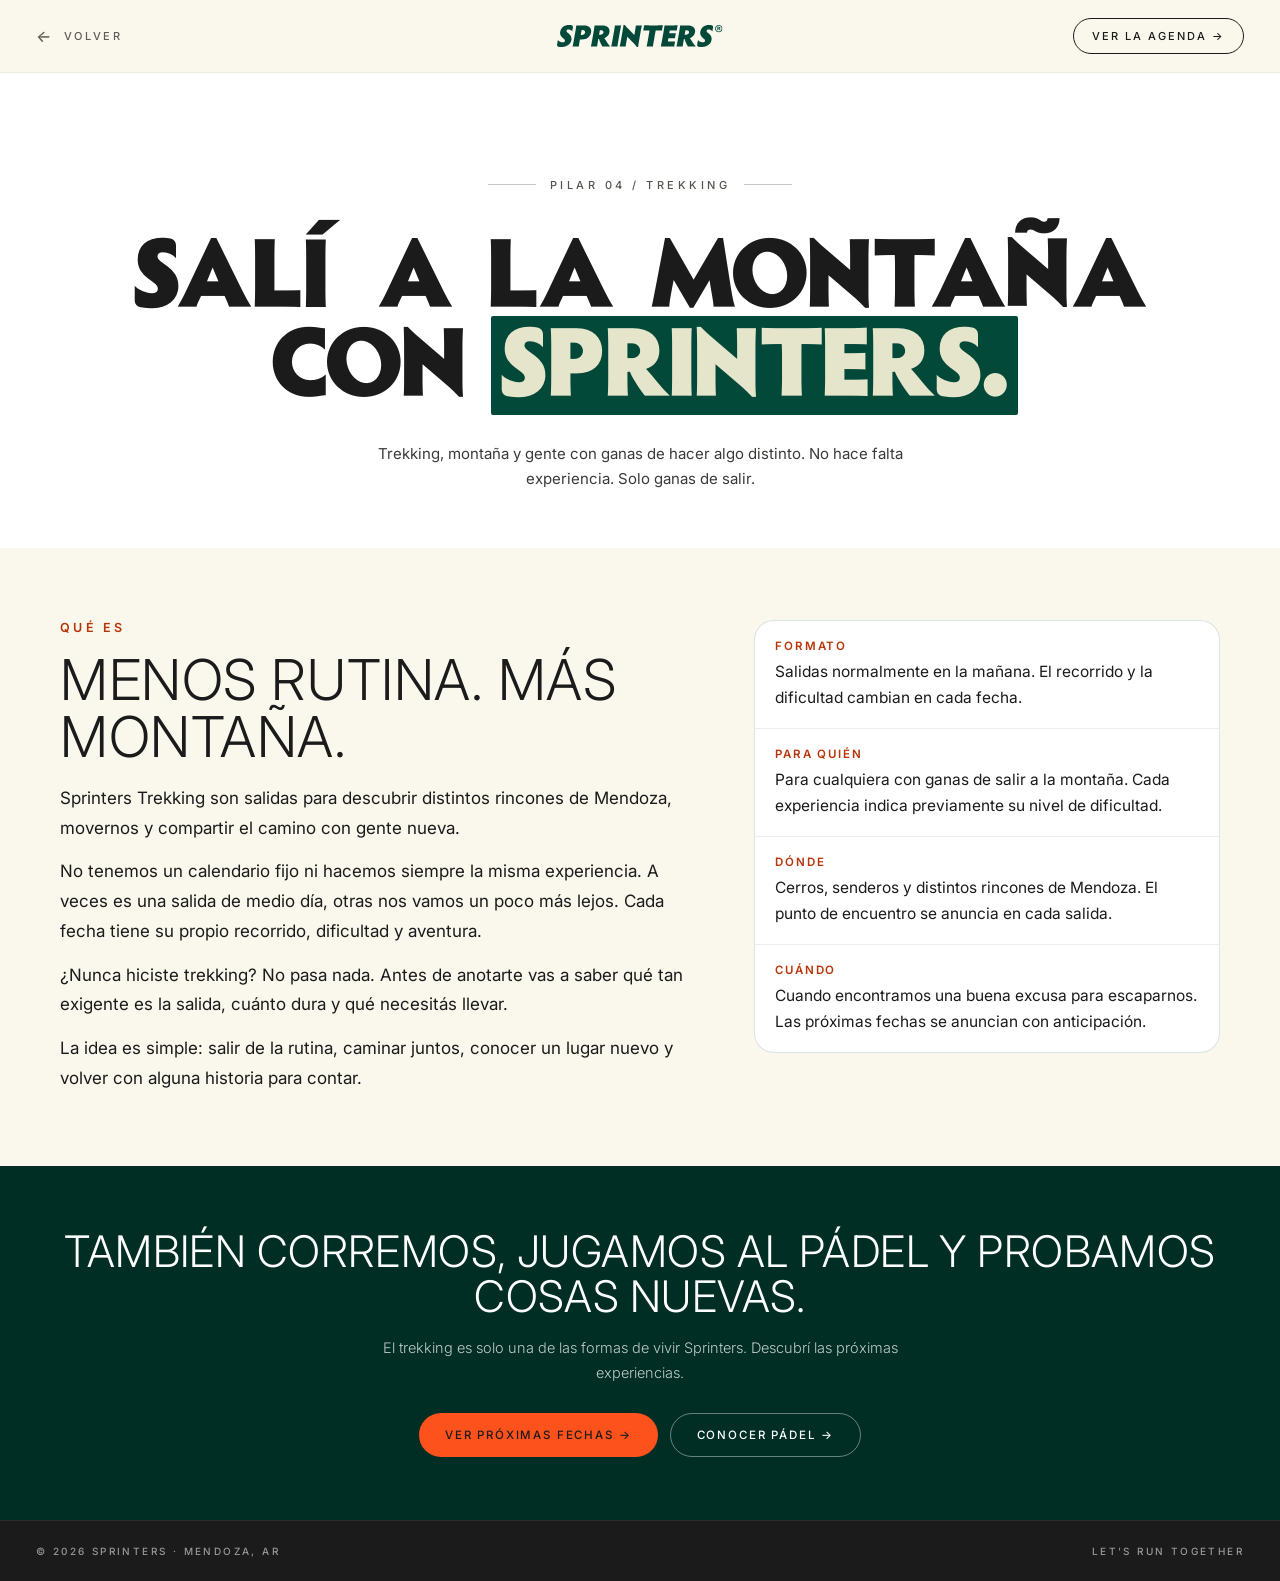
<file: Trekking.html>
<!doctype html>
<html lang="es">
<head>
<meta charset="utf-8" />
<meta name="viewport" content="width=device-width,initial-scale=1" />
<title>Sprinters · Trekking</title>
<meta name="description" content="Salidas de trekking del club Sprinters en la montaña de Mendoza. Abiertas a todos, con o sin suscripción." />
<meta property="og:title" content="Sprinters · Trekking" />
<meta property="og:description" content="Salidas de trekking del club Sprinters en la montaña de Mendoza. Abiertas a todos, con o sin suscripción." />
<meta property="og:image" content="images/run-trees-1.jpg" />
<meta name="twitter:card" content="summary_large_image" />
<link rel="preconnect" href="https://fonts.googleapis.com">
<link rel="preconnect" href="https://fonts.gstatic.com" crossorigin>
<link href="https://fonts.googleapis.com/css2?family=Inter:ital,wght@0,300..900;1,300..900&display=swap" rel="stylesheet">
<!-- ORDEN: brand.css (tokens) → subs.css (nav, hero, pie) → actividad.css
     (lo propio de esta página). Cambiarlo rompe la cascada.
     Esta página no carga supabase-js ni la card de evento: no lista fechas,
     las fechas de la actividad salen en la agenda del home. -->
<link rel="stylesheet" href="brand.css">
<link rel="stylesheet" href="subs.css">
<link rel="stylesheet" href="actividad.css">
<link rel="icon" href="images/brand/favicon.ico" sizes="32x32">
<link rel="icon" href="images/brand/icon-512.png" type="image/png" sizes="512x512">
<link rel="apple-touch-icon" href="images/brand/icon-180.png">
<meta name="theme-color" content="#024939">
</head>
<body>
<svg width="0" height="0" style="position:absolute" aria-hidden="true" focusable="false"><defs><symbol id="sl-wordmark" viewBox="0 0 1105.3 146.98"><path d="M63.66 38.92c.92-5.27 5.35-8.52 12.44-8.52 9.54 0 20.56 4.06 25.58 12.37l4.81-27.37c1.17-6.69-2.85-12.57-9.33-13.8C92.24.8 87.5 0 81.22 0 48.16 0 26.26 17.42 21.35 45.4c-7 39.93 34.48 43.79 31.44 61.23-.94 5.27-5.65 9.12-13.15 9.12-11.77 0-27.73-6.08-33.98-15.6l-5.44 31c-1.2 6.9 2.63 12.79 9.4 13.58a131 131 0 0 0 24.33 2.25c31.02 0 57.42-17.65 62.44-46.23 7.1-40.54-35.23-46.44-32.73-61.83m87.78 68.1 1.71-9.73h12.98c34.67 0 56.33-18.43 61.3-46.62 4.89-27.98-10.7-47.65-44.76-47.65h-53.94c-.43 6.09-2.95 22.71-5.41 36.71l-11.81 67.3c-2.42 13.78-5.73 30.4-7.46 36.7h41.98c.5-6.3 3-22.92 5.41-36.7m12.96-73.79h8.1c11.96 0 16.4 9.33 15.05 17.04-1.42 8.1-9.02 16.81-20.98 16.81h-8.1Zm109.34 73.59 2.23-12.77h3.25c.4 0 1 0 1.85-.2 3.02 15.2 17.2 41.77 22.48 49.87h52.1C339.8 126.7 329.7 105.61 316 87.77c16.3-5.06 30.43-16.2 34.35-38.52C355.04 22.5 339 3.02 303.1 3.02H251c-.44 6.09-2.96 22.71-5.42 36.71l-11.77 67.1c-2.46 13.98-5.77 30.6-7.5 36.9h41.98c.5-6.3 3.04-23.12 5.46-36.9m12.66-72.16h9.34c11.14 0 15.9 7.5 14.43 15.81-1.45 8.31-9.3 15-19.25 15H281Zm134.93 5.06c2.45-14 5.79-30.62 7.25-36.7h-41.57c-.64 6.08-3.16 22.7-5.62 36.7l-11.81 67.3c-2.42 13.78-5.73 30.4-7.25 36.7h41.56c.7-6.3 3.2-22.92 5.62-36.7Zm42.1 74.4 6.3-35.88 47.72 48.04c5.48 5.67 10.93 12.77 16.58 19.88h8.13a405 405 0 0 1 4.6-33.25l12.83-73.19c1.96-11.15 5.65-27.58 7.67-36.7h-40.15a996 996 0 0 1-5.62 36.7l-4.8 27.35-44.24-44.79c-5.42-5.06-10.52-10.54-19.9-21.9h-8.31c-1.5 10.94-4.17 28.38-6.33 40.76l-12.78 72.77a545 545 0 0 1-6.04 29.81h39.94c.6-5.69 2.52-18.85 4.4-29.6M669.84 3.02h-50.66c-14 0-30.77-.4-36.77-.79l-6.13 34.85c6.17-.4 23.1-1 37.1-1h4.65c-.91 7.5-2.48 17.63-4 26.36l-7.83 44.58c-2.46 14-5.96 30.42-7.46 36.71h42.56c.5-6.3 2.98-22.7 5.44-36.7l7.83-44.6c1.52-8.72 3.27-18.66 4.82-26.35h4.66c14.19 0 31.13.6 37.32 1l6.12-34.85c-6.35.4-23.46.8-37.65.8m94.58 33.05c13.98 0 29.36.2 35.52.82l6.16-35.1c-6.33.42-21.9 1.21-35.87 1.21H718.3c-.65 6.09-3.1 22.31-5.58 36.5l-11.86 67.5c-1.6 9.13-4.83 25.36-7.25 36.71h53.52c14.21 0 29.54.4 35.54.81l6.13-34.87c-6.15.4-21.63.81-35.83.81H740.4l3.92-22.3h8.31c14 0 29.1.4 35.3 1l6.12-34.87c-6.36.42-21.63.82-35.63.82h-8.3l3.35-19.05Zm81.04 70.75 2.23-12.77h3.25c.4 0 1 0 1.85-.2 3.02 15.2 17.21 41.77 22.48 49.87h52.1c-15.85-17.04-25.95-38.12-39.66-55.96 16.31-5.06 30.44-16.2 34.35-38.52 4.7-26.75-11.35-46.23-47.25-46.23h-52.1c-.44 6.09-2.96 22.71-5.42 36.71l-11.77 67.1c-2.46 13.98-5.77 30.6-7.5 36.9H840c.5-6.3 3.04-23.12 5.46-36.9m12.67-72.16h9.33c11.14 0 15.9 7.5 14.44 15.81s-9.32 15-19.25 15h-9.94Zm141.57 4.25c.92-5.27 5.36-8.52 12.44-8.52 9.54 0 20.56 4.06 25.59 12.37l4.8-27.37c1.17-6.69-2.85-12.57-9.33-13.8-4.91-.8-9.66-1.6-15.93-1.6-33.07 0-54.96 17.42-59.88 45.4-7 39.93 34.48 43.79 31.44 61.23-.94 5.27-5.65 9.12-13.15 9.12-11.77 0-27.73-6.08-33.98-15.6l-5.43 31c-1.21 6.9 2.62 12.79 9.4 13.58a131 131 0 0 0 24.33 2.25c31.02 0 57.41-17.65 62.43-46.23 7.1-40.54-35.23-46.44-32.73-61.83m81.22 8.91q-6.96 0-12.48-3.1a22.6 22.6 0 0 1-8.64-8.58 24 24 0 0 1-3.1-12.2q-.01-6.7 3.1-12.16a22.4 22.4 0 0 1 8.64-8.58 25 25 0 0 1 12.48-3.1q6.98 0 12.5 3.1a23 23 0 0 1 8.69 8.58 23.7 23.7 0 0 1 3.19 12.17q0 6.71-3.19 12.19a23 23 0 0 1-8.69 8.58 25 25 0 0 1-12.5 3.1m0-4.98q8.46 0 13.8-5.27 5.34-5.28 5.35-13.62 0-8.31-5.36-13.58-5.33-5.3-13.79-5.3-8.43 0-13.79 5.3-5.33 5.27-5.33 13.58 0 8.34 5.33 13.62 5.36 5.28 13.8 5.27m-9.68-31.18h10.43q10.2 0 10.19 6.96a6 6 0 0 1-1.98 4.72 8 8 0 0 1-4.6 1.98v.13q2.12.12 3.23 1.12a7.5 7.5 0 0 1 1.87 2.73l2.6 6.09h-5.83l-1.75-4.36a5 5 0 0 0-1.94-2.54q-1.16-.69-3.9-.69h-2.72v7.59h-5.6Zm10.18 11.18q2.38 0 3.42-.75 1.05-.75 1.06-2.5 0-2.97-4.48-2.97h-4.58v6.22Zm0 0"/></symbol></defs></svg>

<nav class="top">
  <a href="Landing v2.html" class="back"><span class="a">←</span> <span>Volver</span></a>
  <a href="Landing v2.html" class="brand" aria-label="Sprinters — Social Run Club, volver al inicio"><svg class="brand-logo brand-logo--wordmark" role="img" aria-label="Sprinters"><use href="#sl-wordmark"></use></svg></a>
  <a href="Landing v2.html#agenda" class="cta">Ver la agenda →</a>
</nav>

<!-- El titular va en Harper (.sub-hero h1 de subs.css) y NO puede llevar
     cifras: el archivo del repo es la versión "Personal Use" y tiene los
     diez dígitos reemplazados por el sello del autor. Ver brand.css. -->
<header class="sub-hero">
  <div class="pillar-tag">Pilar 04 / Trekking</div>
  <h1>Salí a la montaña<br/>con <span class="marker" id="actMarker"><span class="marker-bg"></span><span class="marker-txt">Sprinters.</span></span></h1>
  <p class="lede">Trekking, montaña y gente con ganas de hacer algo distinto. No hace falta experiencia. Solo ganas de salir.</p>
</header>

<!-- ===== QUÉ ES ===== -->
<!-- Copy definitivo de "SRPINTERS WEB (5).docx", aplicado el 2026-10-01.
     Reemplaza el texto genérico que estaba de placeholder. Mismo criterio
     que en Padel.html: los saltos de renglón del documento van corridos,
     porque el salto forzado parte mal en pantallas angostas. -->
<section class="act-sec act-sec--cream">
  <div class="act-inner act-what">
    <div>
      <div class="act-eyebrow">Qué es</div>
      <h2 class="act-h2">Menos rutina. Más montaña.</h2>
      <p class="act-lead-txt">Sprinters Trekking son salidas para descubrir distintos rincones de Mendoza, movernos y compartir el camino con gente nueva.</p>
      <p class="act-lead-txt">No tenemos un calendario fijo ni hacemos siempre la misma experiencia. A veces es una salida de medio día, otras nos vamos un poco más lejos. Cada fecha tiene su propio recorrido, dificultad y aventura.</p>
      <p class="act-lead-txt">¿Nunca hiciste trekking? No pasa nada. Antes de anotarte vas a saber qué tan exigente es la salida, cuánto dura y qué necesitás llevar.</p>
      <p class="act-lead-txt">La idea es simple: salir de la rutina, caminar juntos, conocer un lugar nuevo y volver con alguna historia para contar.</p>
    </div>
    <dl class="act-facts">
      <div class="act-fact"><dt>Formato</dt><dd>Salidas normalmente en la mañana. El recorrido y la dificultad cambian en cada fecha.</dd></div>
      <div class="act-fact"><dt>Para quién</dt><dd>Para cualquiera con ganas de salir a la montaña. Cada experiencia indica previamente su nivel de dificultad.</dd></div>
      <div class="act-fact"><dt>Dónde</dt><dd>Cerros, senderos y distintos rincones de Mendoza. El punto de encuentro se anuncia en cada salida.</dd></div>
      <div class="act-fact"><dt>Cuándo</dt><dd>Cuando encontramos una buena excusa para escaparnos. Las próximas fechas se anuncian con anticipación.</dd></div>
    </dl>
  </div>
</section>

<!-- ===== CIERRE ===== -->
<section class="act-band-cta">
  <h2>También corremos, jugamos al pádel y probamos cosas nuevas.</h2>
  <p>El trekking es solo una de las formas de vivir Sprinters. Descubrí las próximas experiencias.</p>
  <div class="row">
    <a href="Landing v2.html#agenda" class="act-btn act-btn--solid">Ver próximas fechas →</a>
    <a href="Padel.html" class="act-btn act-btn--ghost">Conocer Pádel →</a>
  </div>
</section>

<footer class="tinyfoot">
  <div>© 2026 Sprinters · Mendoza, AR</div>
  <div>Let's run together</div>
</footer>

<script>
  // Barrido del marcador del titular (.marker de subs.css). Es lo único que
  // esta página necesita de JavaScript: no consulta la base ni carga
  // supabase-js — las fechas de la actividad salen en la agenda del home.
  (function () {
    var m = document.getElementById('actMarker');
    if (m) setTimeout(function () { m.classList.add('is-on'); }, 600);
  })();
</script>
</body>
</html>
</file>
<file: brand.css>
/* ============================================================
   SPRINTERS® — Tokens de marca
   Única fuente de verdad para color y assets de identidad.
   Basado en: Brand_book_Sprinters_EDITABLE_JUL25 (jul. 2025)

   Cargar SIEMPRE antes que cualquier otra hoja de estilo,
   así el resto puede sobrescribir sin pelearse con la cascada.
   ============================================================ */

:root{
  /* ---- Paleta oficial (pág. 03 del brand book) ---- */
  --bosque:        #024939;  /* Bosque — color principal de la marca */
  --terracota:     #fd521b;  /* Sprint Terracota — acento de energía */
  --asfaltico:     #1B1B1B;  /* Asfáltico — texto y fondos oscuros */
  --tierras:       #e5e5cc;  /* Tierras — arena, fondos suaves */
  --sky:           #d7e5ff;  /* Sky — acento frío, estados informativos */

  /* Nota: el brand book imprime "#024939" bajo el swatch Tierras.
     Es una errata del PDF — el swatch real es #e5e5cc, muestreado
     del propio archivo. Si el estudio confirma otro valor, se cambia acá. */

  /* ---- Derivados (no son marca, son utilidades) ---- */
  --bosque-900:    #012e24;  /* Bosque oscurecido: hovers, sombras, degradés */
  --bosque-700:    #023c2f;
  --bosque-300:    #4e8577;  /* Bosque desaturado sobre claro: texto secundario */
  --terracota-700: #d63f0d;  /* Hover del CTA principal */
  --crema:         #faf8ec;  /* Fondo de página del brand book */
  --crema-2:       #f2efdf;  /* Crema un paso más oscuro: bandas, skeletons */

  /* ---- Roles semánticos ----
     Usar estos en los componentes, no los colores crudos.
     Así un cambio de marca se hace en un solo lugar. */
  --ink:           var(--asfaltico);
  --ink-soft:      #55554f;
  --ink-muted:     #767670;  /* subido desde #86867e: sobre blanco no llegaba a 4.5:1 */
  --surface:       #ffffff;
  --surface-alt:   var(--crema);
  --surface-sand:  var(--tierras);
  --surface-dark:  var(--bosque);
  --line:          rgba(2,73,57,.14);
  --line-soft:     rgba(2,73,57,.08);

  /* Terracota puro (#fd521b) sobre crema da 3.0:1 y los eyebrows son de
     12px: no pasa AA. Esta variante oscurecida da 5.6:1 y mantiene el
     tono. Misma maniobra que --ink-muted más arriba.
     Vivía en el :root local de Landing v2; subió acá el 2026-09-03 cuando
     Padel.html y Trekking.html también la necesitaron. */
  --terracota-ink: #b83409;

  --brand:         var(--bosque);      /* estructura, links, eyebrows */
  --brand-on-dark: var(--tierras);     /* texto de marca sobre Bosque */
  --accent:        var(--terracota);   /* CTA de conversión, badges */
  /* Texto sobre Terracota: Asfáltico, no blanco.
     Blanco sobre #fd521b da 3.28:1 — no pasa AA para texto chico, y los CTA
     son 11-12px. Asfáltico da 5.25:1 y ambos son colores de la paleta, así que
     no hace falta tocar el naranja de marca. */
  --on-accent:     var(--asfaltico);

  /* ---- Estados ----
     No son colores de marca: son señales. Pero se afinan hacia la paleta
     para que un "aprobado" no parezca de otro sitio.
     Éxito = familia Bosque. Pendiente = ámbar (no compite con Terracota).
     Error = rojo, deliberadamente lejos de Terracota para que no se confunda
     un CTA con un mensaje de fallo. */
  --ok-bg:      #dfeee4;
  --ok-fg:      #0d5b3c;
  --pending-bg: #fdf0d5;
  --pending-fg: #8a5a12;
  --error-bg:   #fbe2e0;
  --error-fg:   #a02418;
  --neutral-bg: var(--crema-2);
  --neutral-fg: var(--ink-muted);

  /* Velo del hero: Bosque translúcido en vez del gris azulado viejo */
  --veil-0:        rgba(2,42,33,0);
  --veil-30:       rgba(2,42,33,.30);
  --veil-60:       rgba(2,42,33,.60);
  --veil-90:       rgba(2,42,33,.92);
}

/* ============================================================
   Logo
   Los archivos viven en images/brand/ :
     wordmark-*.png    solo "SPRINTERS®"  → navbars, espacios chicos
     sprinters-*.png   lockup con "SOCIAL RUN CLUB" → footer, hero, share
     rt-*.png          lockup "RUNNING TEAM" → páginas del pilar Running
     icon-*.png        isotipo cuadrado → favicon, app icon, avatares
   Sufijos: -color (Bosque), -white (sobre oscuro), -black (mono)

   El brand book pide 0,5 cm de aire alrededor del logo (pág. 01).
   A escala web eso es ~0.5em; lo resolvemos con el padding del nav.
   ============================================================ */

/* El logo es un <svg> inline que apunta al sprite del principio del <body>:

     <svg class="brand-logo brand-logo--wordmark" role="img" aria-label="Sprinters">
       <use href="#sl-wordmark"></use>
     </svg>

   Por qué así y no de otra forma:
   · <img src="logo.svg"> no hereda currentColor — el navbar necesita que el
     logo pase de blanco (sobre el hero) a Bosque (nav crema) sin cambiar de
     archivo.
   · mask-image sobre un PNG externo sí hereda el color, pero Chrome le aplica
     chequeos de origen y con file:// no carga: el logo desaparecía al abrir
     el HTML con doble clic, sin servidor.
   · El sprite inline no pide ningún recurso externo, así que anda igual con
     file://, con Live Server y en producción.

   Los paths salen de los vectores del brand book (no de un trazado sobre PNG),
   así que el logo es nítido a cualquier tamaño.
   En images/brand/ quedan además los .svg y .png sueltos para mails, redes y
   cualquier lugar donde haga falta un archivo de verdad. */

.brand-mark{                      /* wrapper del <a> */
  display:inline-flex;
  align-items:center;
  flex-shrink:0;
  line-height:0;                  /* mata el descender fantasma del inline */
  color:inherit;
}

/* ============================================================
   TIPOGRAFÍA DISPLAY · Harper Bold
   ============================================================
   Harper es la tipografía del brand book. Va SOLO en titulares grandes:
   es una display de un único peso (bold), con contraformas muy chicas,
   que de ~26px para abajo se empasta y deja de leerse. Todo el resto del
   sitio — cuerpo, etiquetas, nav, precios, botones — sigue en Inter.

   Le faltan el guion largo (—) y el punto medio (·). No es un problema:
   si un título los usa, esos dos caracteres caen a Inter por el fallback
   del stack. Por eso Inter va sí o sí como segunda opción, nunca a secas.

   Convertida de OTF (333 KB) a WOFF2 (35 KB) con fontTools.

   ⚠️ LIMITACIÓN ACTIVA — LOS DÍGITOS NO SE VEN.
   El archivo que está en uso es la versión "Personal Use" de Harper
   (Ryan Rivaldo Vierra) y tiene los diez dígitos 0-9 reemplazados por el
   sello "Personal Use Only". No es un bug del sitio ni algo que se arregle
   por CSS: es la protección del autor. Verificado sobre el .otf — cada
   dígito tiene 115 contornos y todos el mismo ancho (una letra normal tiene
   entre 1 y 3).

   Efecto práctico: cualquier titular con números se ve roto. Los títulos de
   evento arrancan con la fecha ("8/08 — Sprinters x Margha"), así que es el
   caso más visible.

   Para arreglarlo hay que comprar la licencia comercial y reemplazar este
   .woff2 por el archivo completo: ryanrivaldovierrag@gmail.com
   Si se decide no comprarla, sacar el @font-face y la clase .display-brand,
   y devolver los titulares a 'Inter' (están marcados con class="display-brand"
   en Landing v2, y en las reglas .hero-info-content h1 / .sub-hero h1 /
   .aside h1 / .step-head h2).

   El logotipo NO depende de esto: es el sprite SVG de más arriba y se ve
   igual aunque la fuente no cargue. */
@font-face{
  font-family:'Harper';
  src:url('images/fonts/harper-bold.woff2') format('woff2');
  font-weight:700;
  font-style:normal;
  font-display:swap;               /* el titular se ve en Inter y "salta" a Harper al cargar */
}

/* Aplicar solo a titulares grandes (h1 / h2 de hero y de sección).
   Harper viene únicamente en bold, así que pisa el font-weight:300 que
   traían los títulos: es el peso real de la marca, no un descuido. */
.display-brand{
  font-family:'Harper','Inter',sans-serif !important;
  font-weight:700 !important;
  letter-spacing:0 !important;     /* Harper ya es ancha: el tracking extra la separa de más */
}

.brand-logo{
  display:block;
  fill:currentColor;              /* de acá sale el color: lo hereda del nav */
  height:auto;
  transition:opacity .25s ease;
}
a:hover .brand-logo{opacity:.72}

/* El ancho sale del alto vía aspect-ratio, con los valores exactos del viewBox.
   Nunca fijar alto y ancho a mano: el logo se deforma. */
.brand-logo--wordmark{height:22px;aspect-ratio:1105.3/146.98}   /* SPRINTERS® solo */
.brand-logo--lockup  {height:64px;aspect-ratio:1106.89/378.36}  /* iso + SOCIAL RUN CLUB */
.brand-logo--running {height:44px;aspect-ratio:815.84/151.34}   /* bajada RUNNING TEAM */

@media (max-width:640px){
  .brand-logo--wordmark{height:18px}
  .brand-logo--lockup{height:48px}
  .brand-logo--running{height:34px}
}
@media (max-width:400px){
  .brand-logo--wordmark{height:16px}
}

/* ============================================================
   Selección de texto y foco: en Bosque, no en el teal viejo
   ============================================================ */
::selection{background:var(--bosque);color:var(--tierras)}
:focus-visible{outline:2px solid var(--terracota);outline-offset:3px}
</file>
<file: subs.css>
/* ============================================
   SPRINTERS — Subscription pages shared styles
   Minimalist white · Inter
   ============================================ */

/* ====== Marker highlight (animated sweep) ====== */
.marker{position:relative;display:inline-block;white-space:nowrap}
.marker-bg{position:absolute;left:-0.08em;right:-0.08em;top:-0.05em;bottom:-0.05em;background:var(--bosque);transform-origin:left center;transform:scaleX(0);z-index:0;border-radius:2px}
.marker-txt{position:relative;z-index:1;transition:color .35s ease .55s}
.marker.is-on .marker-bg{animation:marker-fill .9s cubic-bezier(.22,.7,.2,1) forwards}
.marker.is-on .marker-txt{color:var(--tierras)}
@keyframes marker-fill{from{transform:scaleX(0)}to{transform:scaleX(1)}}

/* Los tokens crudos de marca viven en brand.css (--bosque, --terracota, …).
   Acá solo se mapean a los roles que usan estas páginas. */
:root{
  --bg:#ffffff;
  --ink:var(--asfaltico);      /* era #0a0a0a: negro puro, fuera de paleta */
  --ink-2:#3a3a38;
  --muted:var(--ink-soft);
  --muted-2:var(--ink-muted);
  --line:rgba(2,73,57,.14);    /* las líneas ahora tiran a Bosque, no a negro */
  --line-2:rgba(2,73,57,.07);
  --rust:var(--terracota);     /* era #C24A1F, un terracota inventado.
                                  El de marca es #fd521b (Sprint Terracota). */
  --cream:var(--crema);        /* era #f5f1ea; el del brand book es #faf8ec */
  --forest:var(--bosque);
  --sand:var(--tierras);
}

*{box-sizing:border-box;margin:0;padding:0}
html,body{background:var(--bg);color:var(--ink);font-family:'Inter',sans-serif;-webkit-font-smoothing:antialiased}
body{overflow-x:hidden;min-height:100vh}
a{color:inherit;text-decoration:none}
img{display:block;max-width:100%}
button{font-family:inherit;cursor:pointer}
.serif{font-family:'Inter',sans-serif;font-weight:400;letter-spacing:-0.01em}
.script{font-family:'Inter',sans-serif;font-style:italic}

/* ====== Nav ====== */
/* Grid de 3 columnas en vez de flex+space-between: con space-between el logo
   solo queda centrado si los bloques laterales miden igual, y nunca miden
   igual. Con 1fr auto 1fr el logo cae siempre en el eje de la página. */
nav.top{position:sticky;top:0;left:0;right:0;z-index:50;display:grid;grid-template-columns:1fr auto 1fr;align-items:center;padding:18px 36px;background:rgba(250,248,236,.92);backdrop-filter:blur(14px);-webkit-backdrop-filter:blur(14px);border-bottom:1px solid var(--line-2);color:var(--ink)}
/* La marca en el nav es el logo real, no texto simulado con Inter italic.
   El tamaño y la máscara vienen de .brand-logo--wordmark (brand.css);
   acá solo se define de qué color se pinta. */
nav.top .brand{display:inline-flex;align-items:center;flex-shrink:0;line-height:0;color:var(--bosque)}
nav.top .back{justify-self:start;display:inline-flex;align-items:center;gap:10px;font-family:'Inter',sans-serif;font-size:11px;letter-spacing:0.24em;text-transform:uppercase;font-weight:500;color:var(--ink);opacity:.7;transition:opacity .2s}
nav.top .back:hover{opacity:1}
nav.top .back .a{font-family:'Inter',sans-serif;font-style:italic;font-size:16px;line-height:1}
nav.top > :last-child{justify-self:end}
nav.top .cta{font-family:'Inter',sans-serif;font-size:11px;letter-spacing:0.18em;text-transform:uppercase;font-weight:500;border:1px solid var(--ink);padding:10px 18px;border-radius:999px;transition:all .25s;color:var(--ink)}
nav.top .cta:hover{background:var(--bosque);border-color:var(--bosque);color:#fff}

/* ====== Hero header ====== */
.sub-hero{padding:96px 36px 56px;text-align:center;position:relative}
.sub-hero .pillar-tag{display:inline-flex;align-items:center;gap:14px;font-family:'Inter',sans-serif;font-size:11px;letter-spacing:0.32em;text-transform:uppercase;font-weight:500;color:var(--muted);margin-bottom:40px}
.sub-hero .pillar-tag::before,.sub-hero .pillar-tag::after{content:"";width:48px;height:1px;background:var(--ink);opacity:.25}
/* Titular display: Harper (ver @font-face en brand.css, que se carga antes
   que este archivo). El letter-spacing negativo se anula: Harper ya es
   pesada y ancha, apretarla más cierra las contraformas. */
.sub-hero h1{font-family:'Harper','Inter',sans-serif;font-weight:700;font-size:clamp(48px,7.6vw,124px);line-height:.92;letter-spacing:0;color:var(--ink);text-transform:uppercase;text-wrap:balance;max-width:1100px;margin:0 auto}
.sub-hero h1 em{font-style:italic}
.sub-hero h1 .script{font-family:'Inter',sans-serif;font-style:italic;color:var(--rust);font-size:1.0em;display:inline-block;transform:translateY(.04em) rotate(-3deg);text-transform:none}
.sub-hero .lede{font-family:'Inter',sans-serif;font-size:15px;line-height:1.65;color:var(--ink-2);max-width:580px;margin:32px auto 0;text-wrap:pretty;font-weight:400}

/* ====== Toggle ====== */
.toggle-wrap{display:flex;justify-content:center;margin:44px 0 16px}
.toggle{position:relative;display:flex;background:#fff;border:1px solid var(--line);border-radius:999px;padding:5px;gap:0}
.toggle-pill{position:absolute;top:5px;left:5px;height:calc(100% - 10px);background:var(--ink);border-radius:999px;transition:transform .45s cubic-bezier(.32,.72,.18,1),width .45s cubic-bezier(.32,.72,.18,1);z-index:0}
.toggle-btn{position:relative;z-index:1;background:transparent;border:none;cursor:pointer;font-family:'Inter',sans-serif;font-size:11px;letter-spacing:0.22em;text-transform:uppercase;font-weight:500;padding:13px 24px;color:var(--ink);transition:color .35s;display:inline-flex;align-items:center;gap:10px;white-space:nowrap}
.toggle-btn.active{color:#fff}
.toggle-btn .save{font-family:'Inter',sans-serif;font-style:italic;font-size:11px;letter-spacing:0.04em;text-transform:none;color:var(--rust);padding:3px 8px;border:1px solid currentColor;border-radius:999px;background:rgba(253,82,27,.06);font-weight:400}
.toggle-btn.active .save{color:#fff;border-color:rgba(255,255,255,.4);background:rgba(255,255,255,.10)}

/* ====== Plans grid ====== */
.plans{max-width:1280px;margin:40px auto 0;padding:0 36px 120px;display:grid;gap:20px;align-items:stretch}
.plans.cols-2{grid-template-columns:repeat(2,1fr);max-width:920px}
.plans.cols-3{grid-template-columns:repeat(3,1fr)}

/* ====== Plan card ====== */
.plan{position:relative;background:#fff;border:1px solid var(--line);border-radius:14px;padding:32px;display:flex;flex-direction:column;gap:0;overflow:hidden;transition:transform .35s cubic-bezier(.2,.6,.2,1),box-shadow .35s,border-color .35s}
.plan:hover{transform:translateY(-4px);box-shadow:0 22px 50px -28px rgba(2,73,57,.20);border-color:rgba(2,73,57,.22)}
.plan.popular{background:var(--crema);border-color:var(--bosque);box-shadow:0 18px 40px -26px rgba(2,73,57,.22);transform:translateY(-12px)}
.plan.popular:hover{transform:translateY(-18px)}
.plan.dark{background:var(--bosque);color:var(--tierras);border-color:var(--bosque)}
.plan.dark .plan-desc,.plan.dark .plan-feature span:last-child,.plan.dark .plan-includes-list span:last-child{color:rgba(229,229,204,.80)}
.plan.dark .price-period,.plan.dark .plan-includes-title{color:rgba(229,229,204,.62)}
.plan.dark .plan-includes-divider{border-color:rgba(255,255,255,.16)}
.plan.dark .feature-icon{color:var(--tierras)}
.plan.dark .check{background:rgba(253,82,27,.18);border-color:var(--rust);color:var(--rust)}

.plan-top{display:flex;justify-content:space-between;align-items:flex-start;gap:14px;margin-bottom:8px}
.plan-name{font-family:'Inter',sans-serif;font-weight:400;font-size:32px;line-height:1;letter-spacing:-0.02em;color:var(--ink)}
.plan-name em{font-style:italic}
.plan.dark .plan-name{color:var(--tierras)}
.popular-badge{display:inline-flex;align-items:center;gap:6px;background:var(--rust);color:var(--on-accent);font-family:'Inter',sans-serif;font-size:10px;letter-spacing:0.24em;text-transform:uppercase;font-weight:500;padding:7px 12px;border-radius:999px;flex-shrink:0;white-space:nowrap}
.popular-badge::before{content:"✦"}
.plan-desc{font-family:'Inter',sans-serif;font-size:13px;line-height:1.6;color:var(--muted);margin-bottom:28px;text-wrap:pretty;min-height:42px;font-weight:400}

.price-row{display:flex;align-items:baseline;gap:4px;margin-bottom:6px;flex-wrap:wrap}
.price-curr{font-family:'Inter',sans-serif;font-size:28px;line-height:1;color:var(--ink)}
.plan.dark .price-curr{color:var(--tierras)}
.price-num{font-family:'Inter',sans-serif;font-size:64px;line-height:.95;letter-spacing:-0.03em;color:var(--ink);font-variant-numeric:tabular-nums;display:inline-flex;align-items:baseline}
.plan.dark .price-num{color:var(--tierras)}
.price-num .digit{display:inline-block;transition:transform .45s cubic-bezier(.32,.72,.18,1),opacity .35s;animation:digit-in .45s cubic-bezier(.32,.72,.18,1)}
@keyframes digit-in{from{transform:translateY(-8px);opacity:0;filter:blur(3px)}to{transform:translateY(0);opacity:1;filter:blur(0)}}
.price-period{font-family:'Inter',sans-serif;font-size:12px;color:var(--muted);margin-left:6px;font-weight:500}
.price-note{font-family:'Inter',sans-serif;font-style:italic;font-size:12px;letter-spacing:0.02em;color:var(--muted);margin-bottom:24px}

.plan-cta{width:100%;display:inline-flex;align-items:center;justify-content:center;gap:10px;padding:15px 22px;text-align:center;font-family:'Inter',sans-serif;font-size:11px;letter-spacing:0.22em;text-transform:uppercase;font-weight:500;border-radius:10px;background:transparent;color:var(--ink);border:1px solid var(--ink);cursor:pointer;transition:all .25s;margin-bottom:26px}
.plan-cta:hover{background:var(--bosque);color:#fff;border-color:var(--bosque)}
.plan-cta .a{font-family:'Inter',sans-serif;font-style:italic;font-size:16px;line-height:1;transition:transform .25s}
.plan-cta:hover .a{transform:translateX(4px)}
.plan.popular .plan-cta{background:var(--bosque);color:#fff;border-color:var(--bosque)}
.plan.popular .plan-cta:hover{background:var(--rust);border-color:var(--rust);color:var(--on-accent)}
.plan.dark .plan-cta{background:var(--rust);color:var(--on-accent);border-color:var(--rust)}
.plan.dark .plan-cta:hover{background:var(--tierras);color:var(--bosque);border-color:var(--tierras)}

.plan-features{list-style:none;display:flex;flex-direction:column;gap:13px;margin-bottom:22px}
.plan-feature{display:flex;align-items:flex-start;gap:14px;font-family:'Inter',sans-serif;font-size:13.5px;line-height:1.45;font-weight:500}
.plan-feature .feature-icon{flex-shrink:0;width:24px;display:flex;align-items:center;justify-content:flex-start;color:var(--ink);font-family:'Inter',sans-serif;font-style:italic;font-size:16px;line-height:1.2;padding-top:1px}
.plan-feature span:last-child{color:var(--ink-2)}

.plan-includes-divider{border-top:1px solid var(--line);padding-top:20px;margin-top:auto}
.plan-includes-title{font-family:'Inter',sans-serif;font-size:10px;letter-spacing:0.24em;text-transform:uppercase;font-weight:500;color:var(--muted);margin-bottom:14px}
.plan-includes-list{list-style:none;display:flex;flex-direction:column;gap:10px}
.plan-includes-list li{display:flex;align-items:flex-start;gap:12px;font-family:'Inter',sans-serif;font-size:12.5px;line-height:1.5;font-weight:400}
.check{flex-shrink:0;width:20px;height:20px;border-radius:50%;background:rgba(2,73,57,.05);border:1px solid var(--bosque);color:var(--bosque);display:flex;align-items:center;justify-content:center;font-size:10px;font-weight:700;margin-top:1px}
.plan.popular .check{background:rgba(253,82,27,.1);border-color:var(--rust);color:var(--rust)}
.plan-includes-list li span:last-child{color:var(--ink-2)}

/* ====== FAQ / footer block ====== */
.foot-block{background:var(--ink);color:#fff;padding:96px 36px;text-align:center;border-top:1px solid var(--line)}
.foot-block .inner{max-width:780px;margin:0 auto;display:flex;flex-direction:column;gap:18px;align-items:center}
.foot-block h3{font-family:'Inter',sans-serif;font-weight:400;font-size:clamp(32px,4.5vw,56px);line-height:1.05;letter-spacing:-0.02em;text-wrap:balance;text-transform:uppercase}
.foot-block h3 em{font-style:italic;color:var(--rust);text-transform:none}
.foot-block p{font-family:'Inter',sans-serif;font-size:14.5px;line-height:1.65;opacity:.78;max-width:540px;font-weight:400}
.foot-block .btn{display:inline-flex;align-items:center;gap:10px;padding:15px 26px;border-radius:999px;font-family:'Inter',sans-serif;font-size:11px;letter-spacing:0.22em;text-transform:uppercase;font-weight:500;background:#fff;color:var(--ink);border:none;cursor:pointer;transition:all .25s;margin-top:8px}
.foot-block .btn:hover{background:var(--rust);color:var(--on-accent);border-color:var(--rust)}
.foot-block .btn .a{font-family:'Inter',sans-serif;font-style:italic;font-size:16px;line-height:1;transition:transform .25s}
.foot-block .btn:hover .a{transform:translateX(4px)}

/* ====== Tiny footer ====== */
.tinyfoot{background:var(--ink);color:rgba(255,255,255,.55);padding:24px 36px;display:flex;justify-content:space-between;font-family:'Inter',sans-serif;font-size:10px;letter-spacing:0.24em;text-transform:uppercase;border-top:1px solid rgba(255,255,255,.08);flex-wrap:wrap;gap:10px;font-weight:500}

/* ====== Responsive ====== */
@media (max-width:960px){
  .plans.cols-2,.plans.cols-3{grid-template-columns:1fr;max-width:520px;margin-left:auto;margin-right:auto;padding-bottom:80px}
  .plan.popular{transform:none}
  .plan.popular:hover{transform:translateY(-4px)}
}
@media (max-width:760px){
  /* Mismo arreglo que ya se hizo en el nav de Landing v2 y Evento: sin
     white-space:nowrap, "Mi cuenta →" se parte en dos renglones y queda
     pegado al logo en pantallas angostas. El grid de 3 columnas comprime
     las laterales hasta que el texto se corta, y el gap no alcanza porque
     la columna del medio (el logo) no cede. */
  nav.top{padding:14px 18px;gap:12px}
  nav.top .back,
  nav.top .cta{white-space:nowrap}
  nav.top .back{font-size:10px;letter-spacing:0.18em;gap:6px}

  nav.top .cta{font-size:10px;padding:9px 14px;letter-spacing:0.14em}
  .sub-hero{padding:64px 22px 40px}
  .sub-hero .pillar-tag{margin-bottom:28px;font-size:10px;letter-spacing:0.24em}
  .sub-hero .pillar-tag::before,.sub-hero .pillar-tag::after{width:30px}
  .sub-hero .lede{font-size:14px;margin-top:24px;padding:0 4px}
  .toggle-wrap{margin:32px 0 8px}
  .toggle-btn{padding:11px 18px;font-size:10px;letter-spacing:0.18em}
  .toggle-btn .save{font-size:10px;padding:2px 6px}
  .plans{padding:0 18px 64px;gap:16px;margin-top:32px}
  .plan{padding:26px 22px;border-radius:12px}
  .plan-name{font-size:28px}
  .price-num{font-size:54px}
  .price-curr{font-size:24px}
  .plan-desc{font-size:13px;min-height:0;margin-bottom:22px}
  .plan-feature{font-size:13px}
  .plan-includes-list li{font-size:12px}
  .foot-block{padding:64px 22px}
  .tinyfoot{padding:20px 22px;font-size:9.5px;letter-spacing:0.18em}
}
@media (max-width:420px){
  nav.top .back span:not(.a){display:none}
  nav.top{padding:14px 16px}
  .sub-hero h1{font-size:42px;line-height:.95}
}
</file>
<file: actividad.css>
/* ============================================================
   SPRINTERS — Páginas de actividad (Pádel, Trekking)

   Actividades que pasan de vez en cuando y están abiertas a
   cualquiera: no tienen planes ni suscripción. Estas páginas SOLO
   explican de qué va la actividad — las fechas salen en la agenda
   del home (`Landing v2.html#agenda`), que no filtra por pilar y
   ya lista cualquier evento publicado.

   ORDEN DE CARGA (importa):
     brand.css       → tokens de marca
     subs.css        → nav.top, .sub-hero, .tinyfoot
     actividad.css   → este archivo

   Por qué se carga subs.css en una página que no vende nada:
   el nav, el hero y el pie son literalmente los mismos componentes
   que en /running y /social. Duplicarlos acá los desincroniza a la
   primera corrección. Lo que sí se ignora de ese archivo es todo
   el bloque de planes (.plan*, .toggle*), que no se usa.
   ============================================================ */

/* ====== Bloques de sección ====== */
.act-sec{padding:clamp(56px,8vh,104px) clamp(20px,5vw,48px)}
.act-sec--cream{background:var(--crema)}
.act-inner{max-width:1160px;margin:0 auto}

/* --terracota-ink (brand.css) y no --terracota puro: sobre crema el terracota
   de marca da 3.0:1 y estos textos son de 11-12px, así que no pasa AA. */
.act-eyebrow{
  font-family:'Inter',sans-serif;font-size:12.5px;letter-spacing:.26em;
  text-transform:uppercase;font-weight:600;color:var(--terracota-ink);margin-bottom:16px;
}
/* Los titulares de sección van en Inter, no en Harper: el Harper del repo
   tiene los dígitos reemplazados por el sello del autor (ver brand.css), y
   acá el copy lo escribe otra persona — mejor que no haya forma de romperlo. */
.act-h2{
  font-family:'Inter',sans-serif;font-weight:300;text-transform:uppercase;
  font-size:clamp(32px,4.4vw,58px);line-height:1.02;letter-spacing:.01em;
  color:var(--asfaltico);
}
.act-lead-txt{
  margin-top:18px;max-width:640px;font-size:17px;line-height:1.75;
  /* 300 a 15px sobre crema se veía desvaído en pantallas grandes. Subir el
     cuerpo solo no alcanzaba: lo que costaba leer era el trazo fino, así que
     también va de 300 a 400 y el color pasa a Asfáltico. */
  font-weight:400;color:var(--asfaltico);text-wrap:pretty;
}

/* ====== "Qué es" — texto + rasgos ====== */
.act-what{display:grid;grid-template-columns:1.15fr .85fr;gap:clamp(28px,5vw,64px);align-items:start}
.act-what p + p{margin-top:14px}
.act-facts{display:flex;flex-direction:column;background:#fff;border:1px solid var(--line);border-radius:20px;overflow:hidden}
.act-fact{padding:18px 20px;border-bottom:1px solid var(--line-soft)}
.act-fact:last-child{border-bottom:none}
.act-fact dt{
  font-family:'Inter',sans-serif;font-size:11.5px;letter-spacing:.16em;
  text-transform:uppercase;font-weight:600;color:var(--terracota-ink);margin-bottom:6px;
}
.act-fact dd{font-size:15.5px;line-height:1.65;color:var(--asfaltico);font-weight:400}

/* ====== Banda de cierre ====== */
.act-band-cta{background:var(--bosque-900);color:#fff;text-align:center;padding:clamp(48px,7vh,88px) clamp(20px,5vw,48px)}
.act-band-cta h2{font-family:'Inter',sans-serif;font-weight:300;text-transform:uppercase;font-size:clamp(24px,3.4vw,44px);line-height:1.05;letter-spacing:.01em}
.act-band-cta p{margin:16px auto 0;max-width:520px;font-size:14.5px;line-height:1.7;font-weight:300;color:rgba(255,255,255,.75)}
.act-band-cta .row{display:flex;flex-wrap:wrap;gap:12px;justify-content:center;margin-top:28px}
.act-btn{
  display:inline-flex;align-items:center;gap:10px;padding:14px 26px;border-radius:999px;
  font-family:'Inter',sans-serif;font-size:11.5px;letter-spacing:.16em;text-transform:uppercase;font-weight:500;
  transition:transform .25s,filter .25s,background .25s,color .25s;
}
.act-btn--solid{background:var(--terracota);color:var(--on-accent)}
.act-btn--solid:hover{transform:translateY(-2px);filter:brightness(1.06);color:var(--on-accent)}
.act-btn--ghost{border:1px solid rgba(255,255,255,.4);color:#fff}
.act-btn--ghost:hover{background:#fff;color:var(--bosque)}

/* ====== Responsive ====== */
@media (max-width:900px){
  .act-what{grid-template-columns:1fr}
}
</file>
